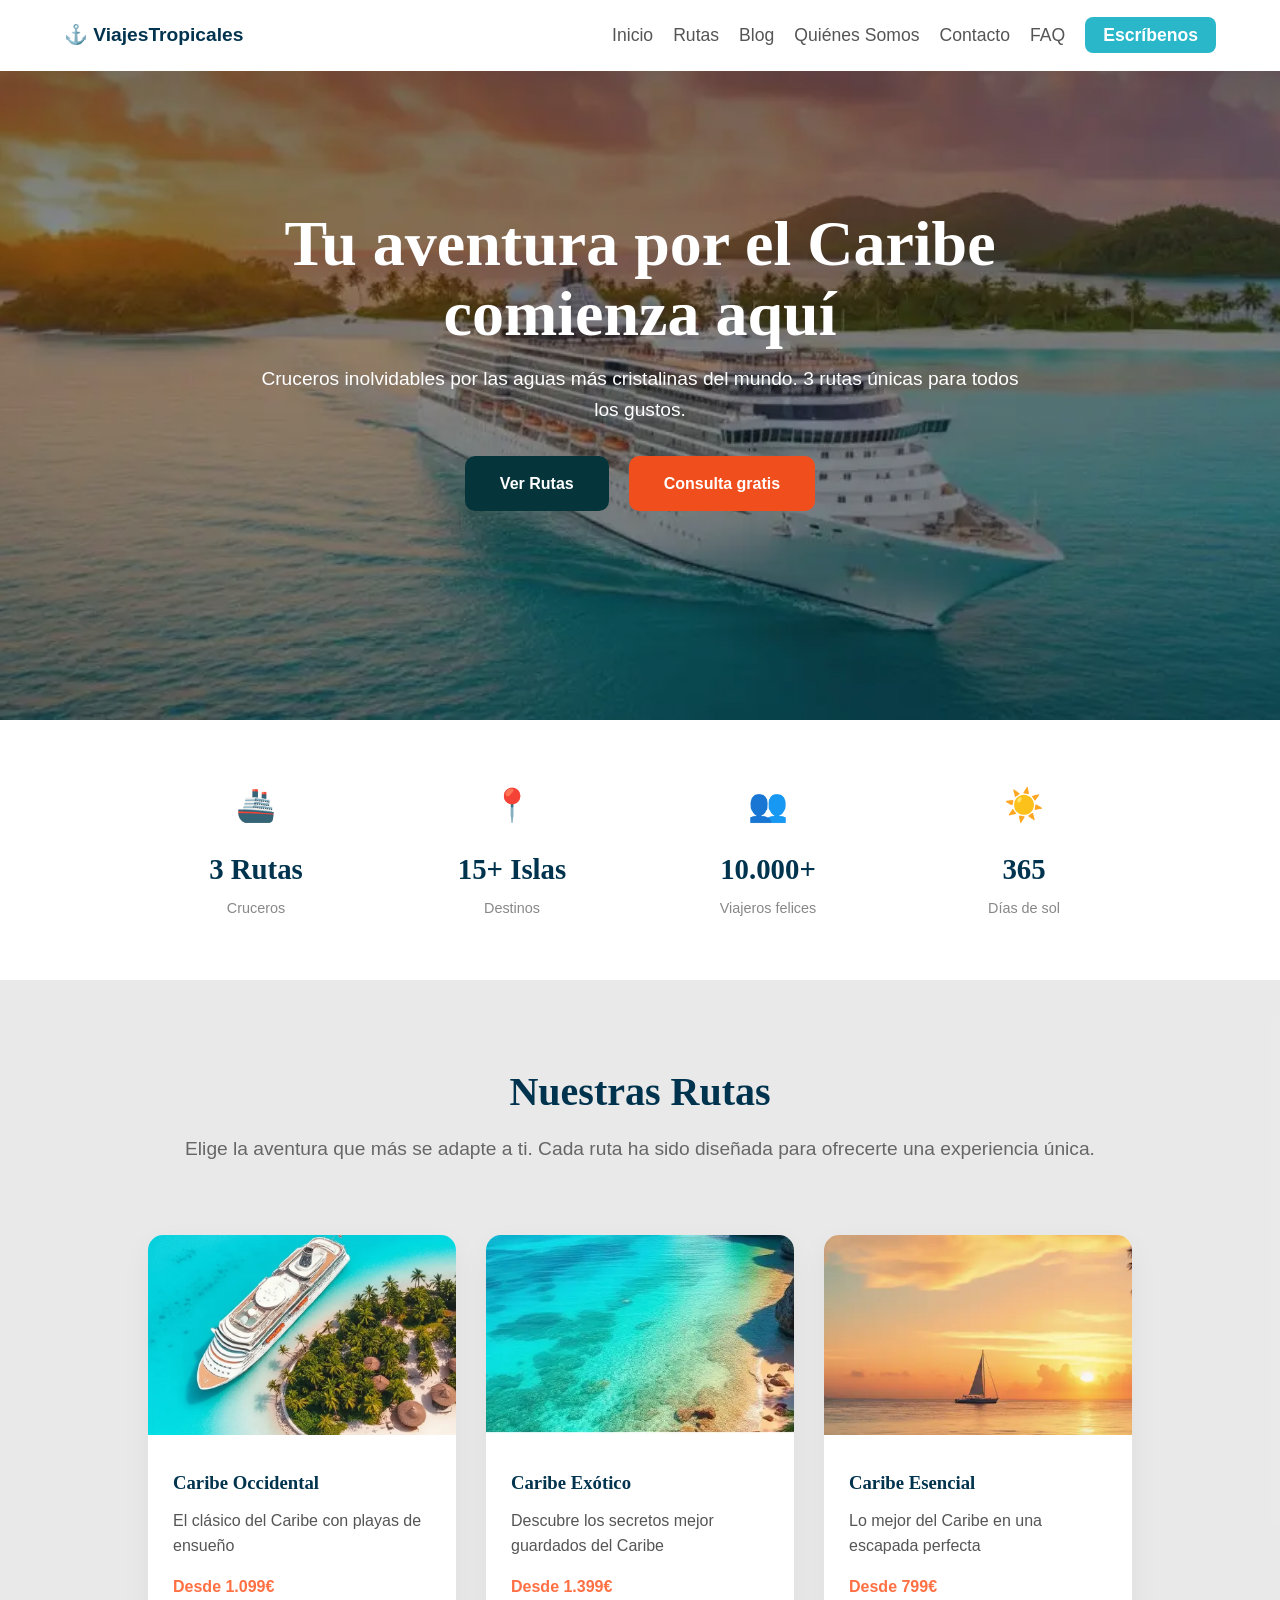
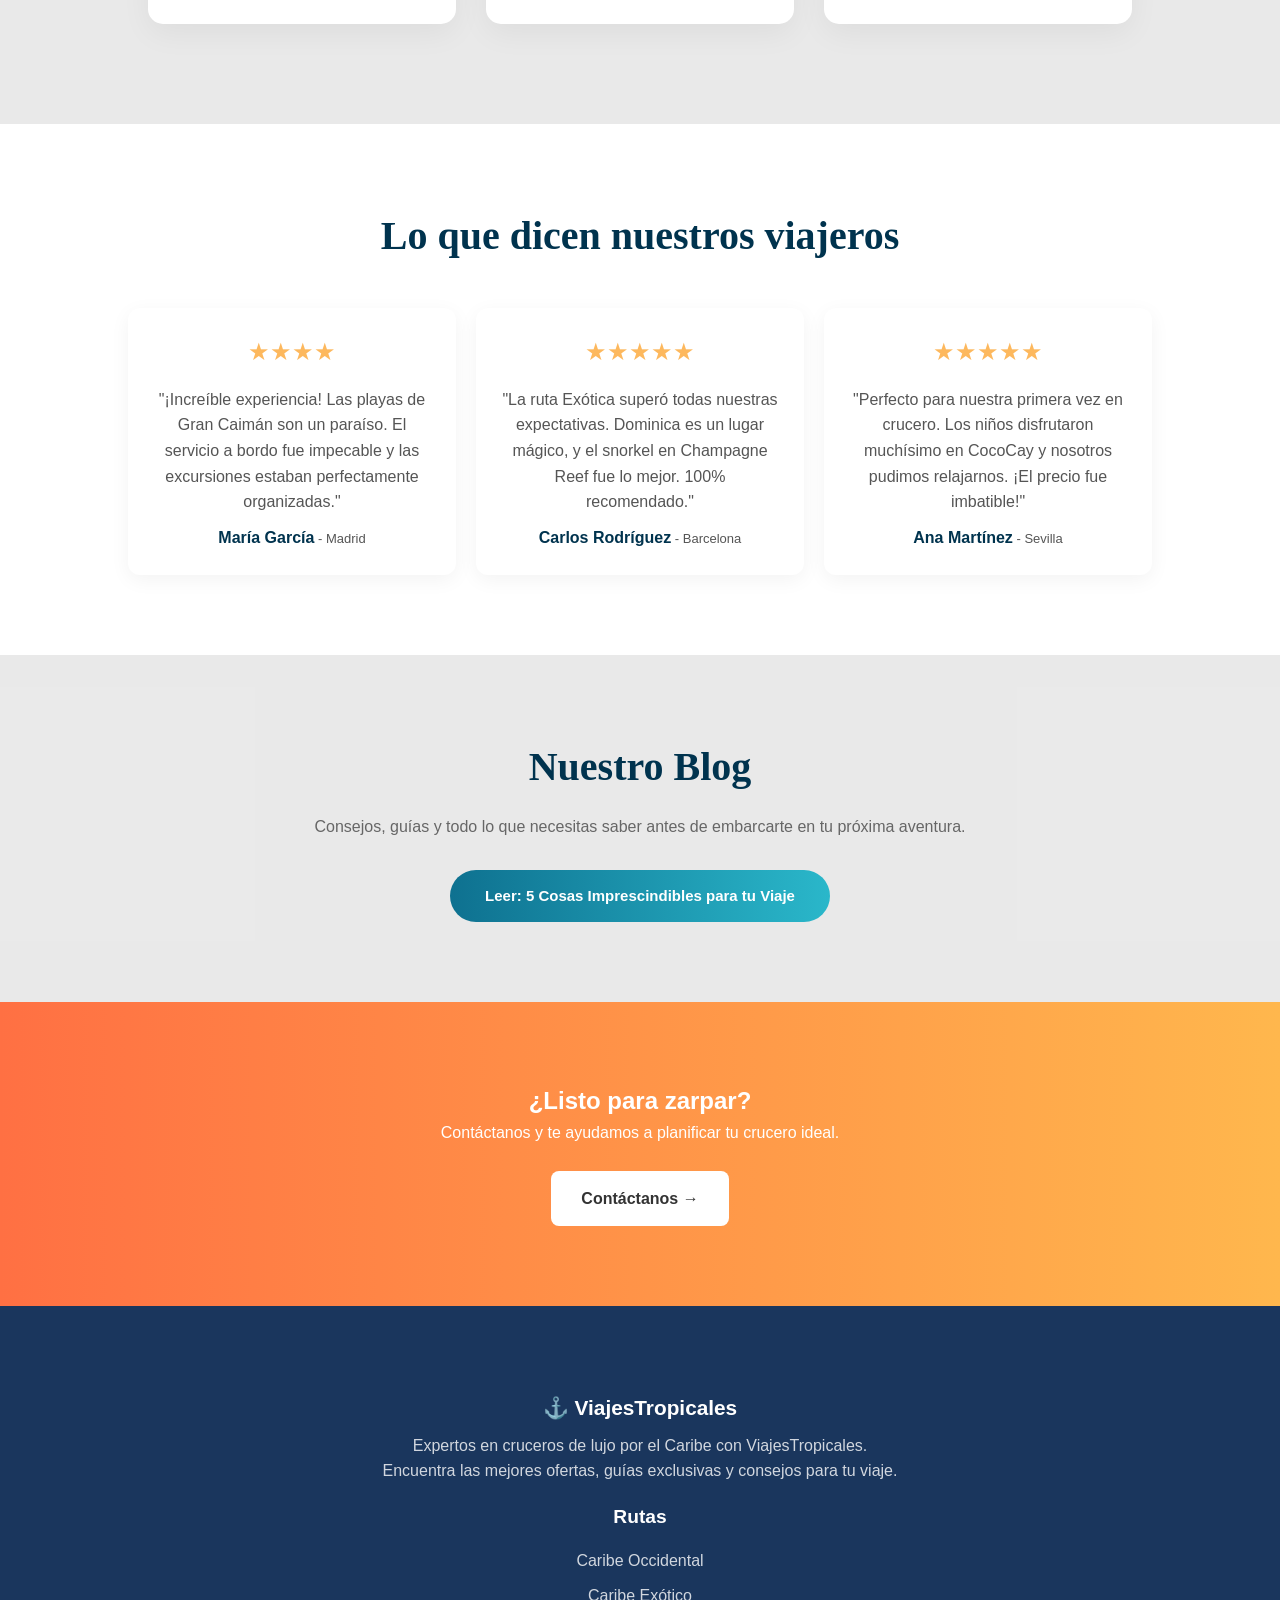
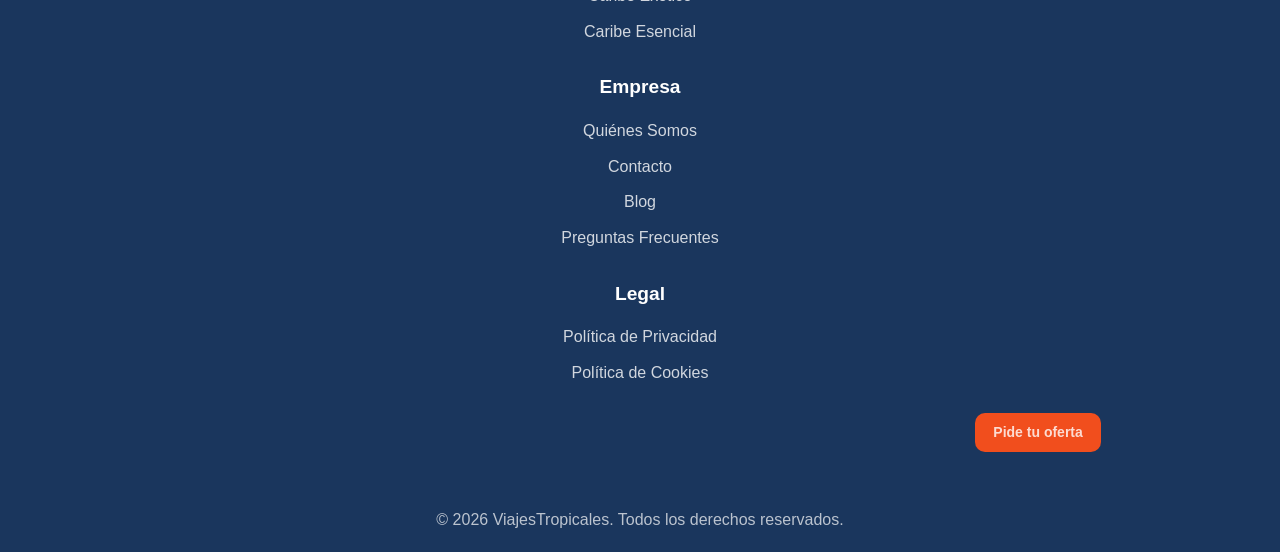
<file: index.html>
<!DOCTYPE html>
<html lang="es">

<head>
    <meta charset="UTF-8">
    <meta name="viewport" content="width=device-width, initial-scale=1.0">
    <meta name="robots" content="index, follow">
    <meta name="google-site-verification" content="ge-iJWS78q8dKQQbw_GghhbsiXBfRvOB-cy89NPKpeU" />
    <meta name="ahrefs-site-verification" content="091c5e39f98aad5fcf96b315f21d51c88ecf2dfee49115a86caa05d655cb3601">
    <script src="https://analytics.ahrefs.com/analytics.js" data-key="KrF7IjldSQvbVTkG9pNp4A" async></script>

    <!-- SECCIÓN DEL TITULO PRINCIPAL-->
    <title>ViajesTropicales | Especialistas en Cruceros de Lujo por el Caribe</title>
    <!-- SECCIÓN DEL LOGOTIPO -->
    <link rel="icon" type="image/png" href="/img/logo.webp">
    <meta name="description" content="ViajesTropicales: Tu pasaporte al lujo caribeño.
    Descubre rutas exclusivas, camarotes de alta gama y experiencias inolvidables en aguas cristalinas. 
    ¡Reserva tu crucero soñado hoy!">

    <meta property="og:title" content="Viajes Tropicales - Cruceros por el Caribe">
    <meta property="og:description" content="Cruceros inolvidables por las aguas más cristalinas del mundo. 
    3 rutas únicas para todos los gustos.">
    <!-- enlaces a redes sociales-->
    <meta property="og:image" content="https://viajestropicales.netlify.app/img/portada-viajes.jpg">
    <meta name="twitter:card" content="summary_large_image">
    <meta name="twitter:image" content="https://viajestropicales.netlify.app/img/seo-portada-viajes.jpg">
    <meta property="og:url" content="https://viajestropicales.netlify.app/">
    <meta property="og:type" content="website">

    <!-- Schema -->
    <script type="application/ld+json">
    {
        "@context": "https://schema.org",
        "@type": "TravelAgency",
        "name": "ViajesTropicales",
        "url": "https://viajestropicales.netlify.app",
        "description": "Agencia de cruceros por el Caribe",
        "address": {
            "@type": "PostalAddress",
            "streetAddress": "Calle del Mar 42",
            "addressLocality": "Madrid",
            "addressCountry": "ES"
        }
    }
    </script>

    <link rel="stylesheet" href="css/index.css">
    <link rel="stylesheet" href="css/tablet.css">
    <link rel="stylesheet" href="../css/responsive.css">
    <link rel="canonical" href="https://viajestropicales.netlify.app/">
    <link rel="preload" as="image" href="/img/banner-crucero-lujo-caribe.webp" fetchpriority="high">
</head>

<body>
    <header class="navbar">
        <div class="logo">
            <span class="anchor-icon">⚓</span> ViajesTropicales
        </div>
        <div class="menu-toggle" id="mobile-menu">
            <span class="bar"></span>
            <span class="bar"></span>
            <span class="bar"></span>
        </div>
        <nav>
            <ul class="nav-list">
                <li><a href="/index.html">Inicio</a></li>
                <li><a href="/paginas/rutas.html">Rutas</a></li>
                <li><a href="/paginas/Blog.html">Blog</a></li>
                <li><a href="/paginas/QuienesSomos.html">Quiénes Somos</a></li>
                <li><a href="/paginas/Contacto.html">Contacto</a></li>
                <li><a href="/paginas/Faq.html">FAQ</a></li>
                <li><a href="mailto:info@viajestropicales.com" class="btn-whatsapp-nav">Escríbenos</a></li>
            </ul>
        </nav>
    </header>
    <main>
        <section class="hero">
            <div class="hero-content">
                <h1>Tu aventura por el Caribe comienza aquí</h1>
                <p>Cruceros inolvidables por las aguas más cristalinas del mundo. 
                    3 rutas únicas para todos los gustos.
                </p>
                <div class="hero-buttons">
                    <a href="paginas/rutas.html" class="btn-primary">Ver Rutas</a>
                    <a href="/paginas/Contacto.html" class="btn-secondary">Consulta gratis</a>
                </div>
            </div>
        </section>
        <section class="stats-bar">
            <div class="stat-item">
                <div class="stat-icon">🚢</div>
                <h2>3 Rutas</h2>
                <p>Cruceros</p>
            </div>
            <div class="stat-item">
                <div class="stat-icon">📍</div>
                <h2>15+ Islas</h2>
                <p>Destinos</p>
            </div>
            <div class="stat-item">
                <div class="stat-icon">👥</div>
                <h2>10.000+</h2>
                <p>Viajeros felices</p>
            </div>
            <div class="stat-item">
                <div class="stat-icon">☀️</div>
                <h2>365</h2>
                <p>Días de sol</p>
            </div>
        </section>

        <section class="rutas">
            <h2>Nuestras Rutas</h2>
            <p class="subtitle">Elige la aventura que más se adapte a ti. Cada ruta ha sido diseñada para ofrecerte una
                experiencia única.</p>
            <div class="cards-container">
                <a href="paginas/Occidental.html" class="card">
                    <img src="img/crucero-lujo-isla-privada-caribe-aerea.webp" alt="Vista aérea de un gran crucero 
                        de lujo anclado junto a una isla tropical privada con playas de arena 
                        blanca, aguas cristalinas y cabañas, representando exclusividad">
                    <div class="card-body">
                        <h3>Caribe Occidental</h3>
                        <p>El clásico del Caribe con playas de ensueño</p>
                        <span class="price">Desde 1.099€</span>
                    </div>
                </a>
                <a href="paginas/Exotico.html" class="card">
                    <img src="img/playa-exotica-caribe-excursion.webp" alt="Aguas cristalinas turquesas y arrecifes de coral en una playa vírgen del
                        Caribe frente a acantilados, ideal para excursiones.">
                    <div class="card-body">
                        <h3>Caribe Exótico</h3>
                        <p>Descubre los secretos mejor guardados del Caribe</p>
                        <span class="price">Desde 1.399€</span>
                    </div>
                </a>
                <a href="paginas/Esencial.html" class="card">
                    <img src="img/velero-catamaran-atardecer-caribe.webp" alt="Un velero catamarán navegando 
                        tranquilamente por el mar Caribe durante una puesta de sol dorada, con la silueta de 
                        una palmera en primer plano, ideal para parejas">
                    <div class="card-body">
                        <h3>Caribe Esencial</h3>
                        <p>Lo mejor del Caribe en una escapada perfecta</p>
                        <span class="price">Desde 799€</span>
                    </div>
                </a>
            </div>
        </section>
        <section class="testimonios">
            <h2>Lo que dicen nuestros viajeros</h2>
            <div class="testimonials-container">
                <div class="test-card">
                    <div class="stars">★★★★</div>
                    <p>"¡Increíble experiencia! Las playas de Gran Caimán son un paraíso. El servicio a bordo fue
                        impecable
                        y las excursiones estaban perfectamente organizadas."</p>
                    <strong>María García</strong> <span>- Madrid</span>
                </div>
                <div class="test-card">
                    <div class="stars">★★★★★</div>
                    <p>"La ruta Exótica superó todas nuestras expectativas. Dominica es un lugar mágico, y el snorkel en
                        Champagne Reef fue lo mejor. 100% recomendado."</p>
                    <strong>Carlos Rodríguez</strong> <span>- Barcelona</span>
                </div>
                <div class="test-card">
                    <div class="stars">★★★★★</div>
                    <p>"Perfecto para nuestra primera vez en crucero. Los niños disfrutaron muchísimo en CocoCay y
                        nosotros
                        pudimos relajarnos. ¡El precio fue imbatible!"</p>
                    <strong>Ana Martínez</strong> <span>- Sevilla</span>
                </div>
            </div>
        </section>
        <section class="blog-preview">
            <h2>Nuestro Blog</h2>
            <p>Consejos, guías y todo lo que necesitas saber antes de embarcarte en tu próxima aventura.</p>
            <a href="/paginas/Blog.html" class="btn-blog">Leer: 5 Cosas Imprescindibles para tu Viaje</a>
        </section>
        <section class="cta-orange">
            <h2>¿Listo para zarpar?</h2>
            <p>Contáctanos y te ayudamos a planificar tu crucero ideal.</p>
            <a href="/paginas/Contacto.html" class="btn-white">Contáctanos →</a>
        </section>
    </main>
    <footer class="footer">
        <div class="footer-grid">
            <div class="footer-info">
                <h3>⚓ ViajesTropicales</h3>
                <p>Expertos en cruceros de lujo por el Caribe con ViajesTropicales.
                    <br>Encuentra las mejores ofertas, guías exclusivas y consejos para tu viaje.
                </p>
            </div>
            <div class="footer-links">
                <h4>Rutas</h4>
                <a href="/paginas/Occidental.html">Caribe Occidental</a>
                <a href="/paginas/Exotico.html">Caribe Exótico</a>
                <a href="/paginas/Esencial.html">Caribe Esencial</a>
            </div>
            <div class="footer-links">
                <h4>Empresa</h4>
                <a href="/paginas/QuienesSomos.html">Quiénes Somos</a>
                <a href="/paginas/Contacto.html">Contacto</a>
                <a href="/paginas/Blog.html">Blog </a>
                <a href="/paginas/Faq.html">Preguntas Frecuentes</a>
            </div>
            <div class="footer-links">
                <h4>Legal</h4>
                <a href="/paginas/Privacidad.html">Política de Privacidad</a>
                <a href="/paginas/Cookies.html">Política de Cookies</a>
            </div>
            <div class="footer-links">
                <a href="/paginas/Contacto.html" class="btn-secondary">Pide tu oferta</a>
            </div>
        </div>
        <div class="footer-bottom">
            <p>© 2026 ViajesTropicales. Todos los derechos reservados.</p>
        </div>
    </footer>
    <script src="js/main.js"></script>
</body>

</html>
</file>
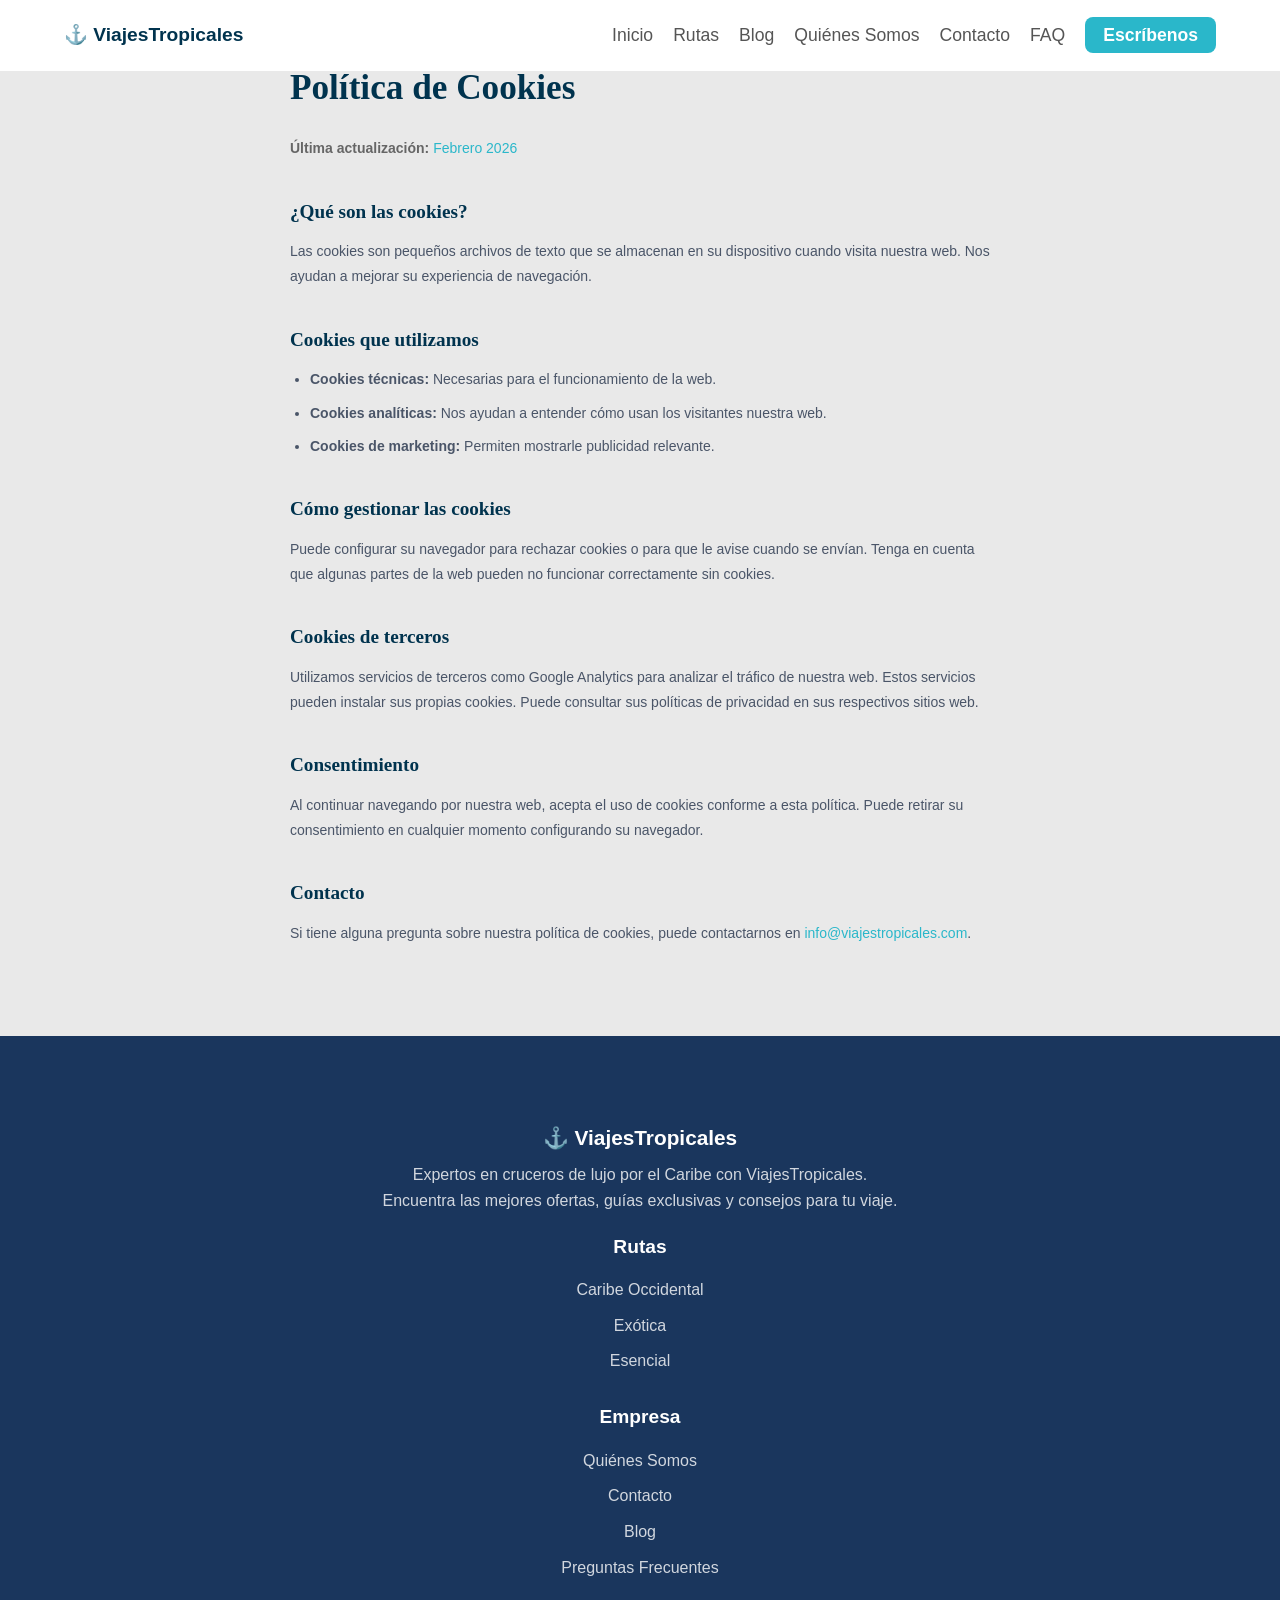
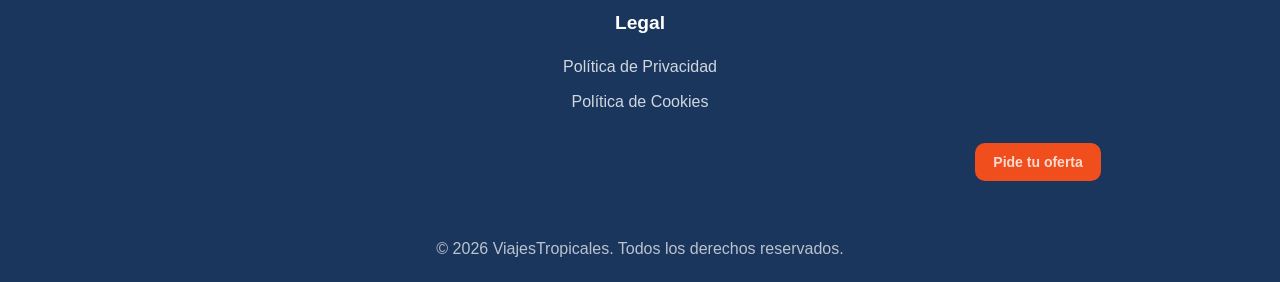
<file: paginas/Cookies.html>
<!DOCTYPE html>
<html lang="es">

<head>
    <meta charset="UTF-8">
    <meta name="viewport" content="width=device-width, initial-scale=1.0">
    <meta name="robots" content="noindex, nofollow">
    <script src="https://analytics.ahrefs.com/analytics.js" data-key="KrF7IjldSQvbVTkG9pNp4A" async></script>
    <title>Política de Cookies - Viajes Tropicales</title>
    <link rel="icon" type="image/png" href="/img/logo.webp">
    <link rel="stylesheet" href="../css/index.css">
    <link rel="stylesheet" href="../css/Legal.css">
    <link rel="stylesheet" href="../css/tablet.css">
    <link rel="stylesheet" href="../css/responsive.css">
</head>

<body>
    <header class="navbar">
        <div class="logo">
            <span class="anchor-icon">⚓</span> ViajesTropicales
        </div>

        <div class="menu-toggle" id="mobile-menu">
            <span class="bar"></span>
            <span class="bar"></span>
            <span class="bar"></span>
        </div>

        <nav>
            <ul class="nav-list">
                <li><a href="/index.html">Inicio</a></li>
                <li><a href="/paginas/rutas.html">Rutas</a></li>
                <li><a href="/paginas/Blog.html">Blog</a></li>
                <li><a href="/paginas/QuienesSomos.html">Quiénes Somos</a></li>
                <li><a href="/paginas/Contacto.html">Contacto</a></li>
                <li><a href="/paginas/Faq.html">FAQ</a></li>
                <li><a href="mailto:info@viajestropicales.com" class="btn-whatsapp-nav">Escríbenos</a></li>
            </ul>
        </nav>
    </header>
    <section class="legal-section">
        <div class="legal-contenido">
            <h1>Política de Cookies</h1>
            <p class="legal-fecha"><strong>Última actualización:</strong> <span>Febrero 2026</span></p>
            <h2>¿Qué son las cookies?</h2>
            <p>Las cookies son pequeños archivos de texto que se almacenan en su dispositivo cuando visita nuestra web.
                Nos ayudan a mejorar su experiencia de navegación.</p>
            <h2>Cookies que utilizamos</h2>
            <ul>
                <li><strong>Cookies técnicas:</strong> Necesarias para el funcionamiento de la web.</li>
                <li><strong>Cookies analíticas:</strong> Nos ayudan a entender cómo usan los visitantes nuestra web.
                </li>
                <li><strong>Cookies de marketing:</strong> Permiten mostrarle publicidad relevante.</li>
            </ul>
            <h2>Cómo gestionar las cookies</h2>
            <p>Puede configurar su navegador para rechazar cookies o para que le avise cuando se envían.
                Tenga en cuenta que algunas partes de la web pueden no funcionar correctamente sin cookies.</p>
            <h2>Cookies de terceros</h2>
            <p>Utilizamos servicios de terceros como Google Analytics para analizar el tráfico de nuestra web.
                Estos servicios pueden instalar sus propias cookies. Puede consultar sus políticas de privacidad en sus
                respectivos sitios web.</p>
            <h2>Consentimiento</h2>
            <p>Al continuar navegando por nuestra web, acepta el uso de cookies conforme a esta política.
                Puede retirar su consentimiento en cualquier momento configurando su navegador.</p>
            <h2>Contacto</h2>
            <p>Si tiene alguna pregunta sobre nuestra política de cookies, puede contactarnos en <a
                    href="mailto:info@viajestropicales.com">info@viajestropicales.com</a>.</p>
        </div>
    </section>

    <footer class="footer">
        <div class="footer-grid">
            <div class="footer-info">
                <h3>⚓ ViajesTropicales</h3>
                <p>Expertos en cruceros de lujo por el Caribe con ViajesTropicales.
                    <br>Encuentra las mejores ofertas, guías exclusivas y consejos para tu viaje.
                </p>
            </div>
            <div class="footer-links">
                <h4>Rutas</h4>
                <a href="/paginas/Occidental.html">Caribe Occidental</a>
                <a href="/paginas/Exotico.html">Exótica</a>
                <a href="/paginas/Esencial.html">Esencial</a>
            </div>
            <div class="footer-links">
                <h4>Empresa</h4>
                <a href="/paginas/QuienesSomos.html">Quiénes Somos</a>
                <a href="/paginas/Contacto.html">Contacto</a>
                <a href="/paginas/Blog.html">Blog</a>
                <a href="/paginas/Faq.html">Preguntas Frecuentes</a>
            </div>
            <div class="footer-links">
                <h4>Legal</h4>
                <a href="/paginas/Privacidad.html">Política de Privacidad</a>
                <a href="/paginas/Cookies.html">Política de Cookies</a>
            </div>
            <div class="footer-links">
                <a href="/paginas/Contacto.html" class="btn-secondary">Pide tu oferta</a>
            </div>
        </div>
        <div class="footer-bottom">
            <p>© 2026 ViajesTropicales. Todos los derechos reservados.</p>
        </div>
    </footer>
    <script src="../js/main.js"></script>
</body>

</html>
</file>
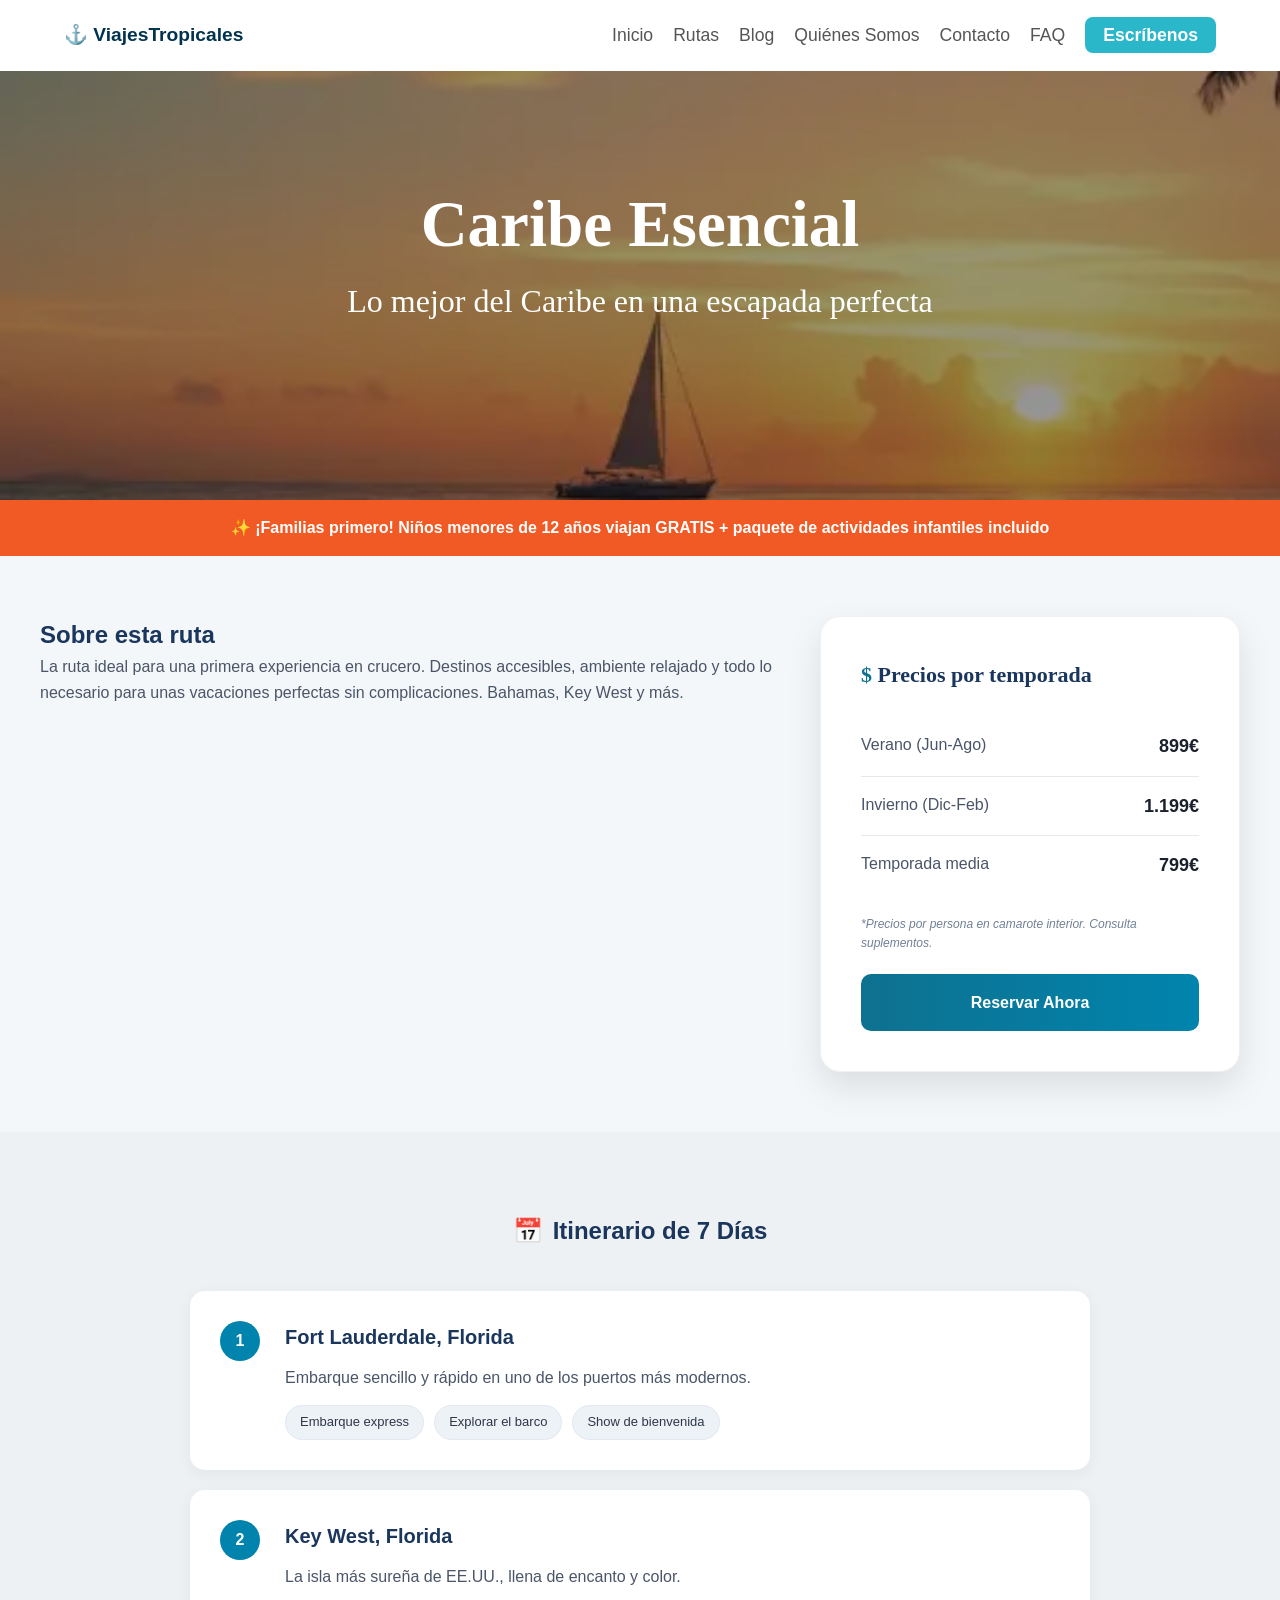
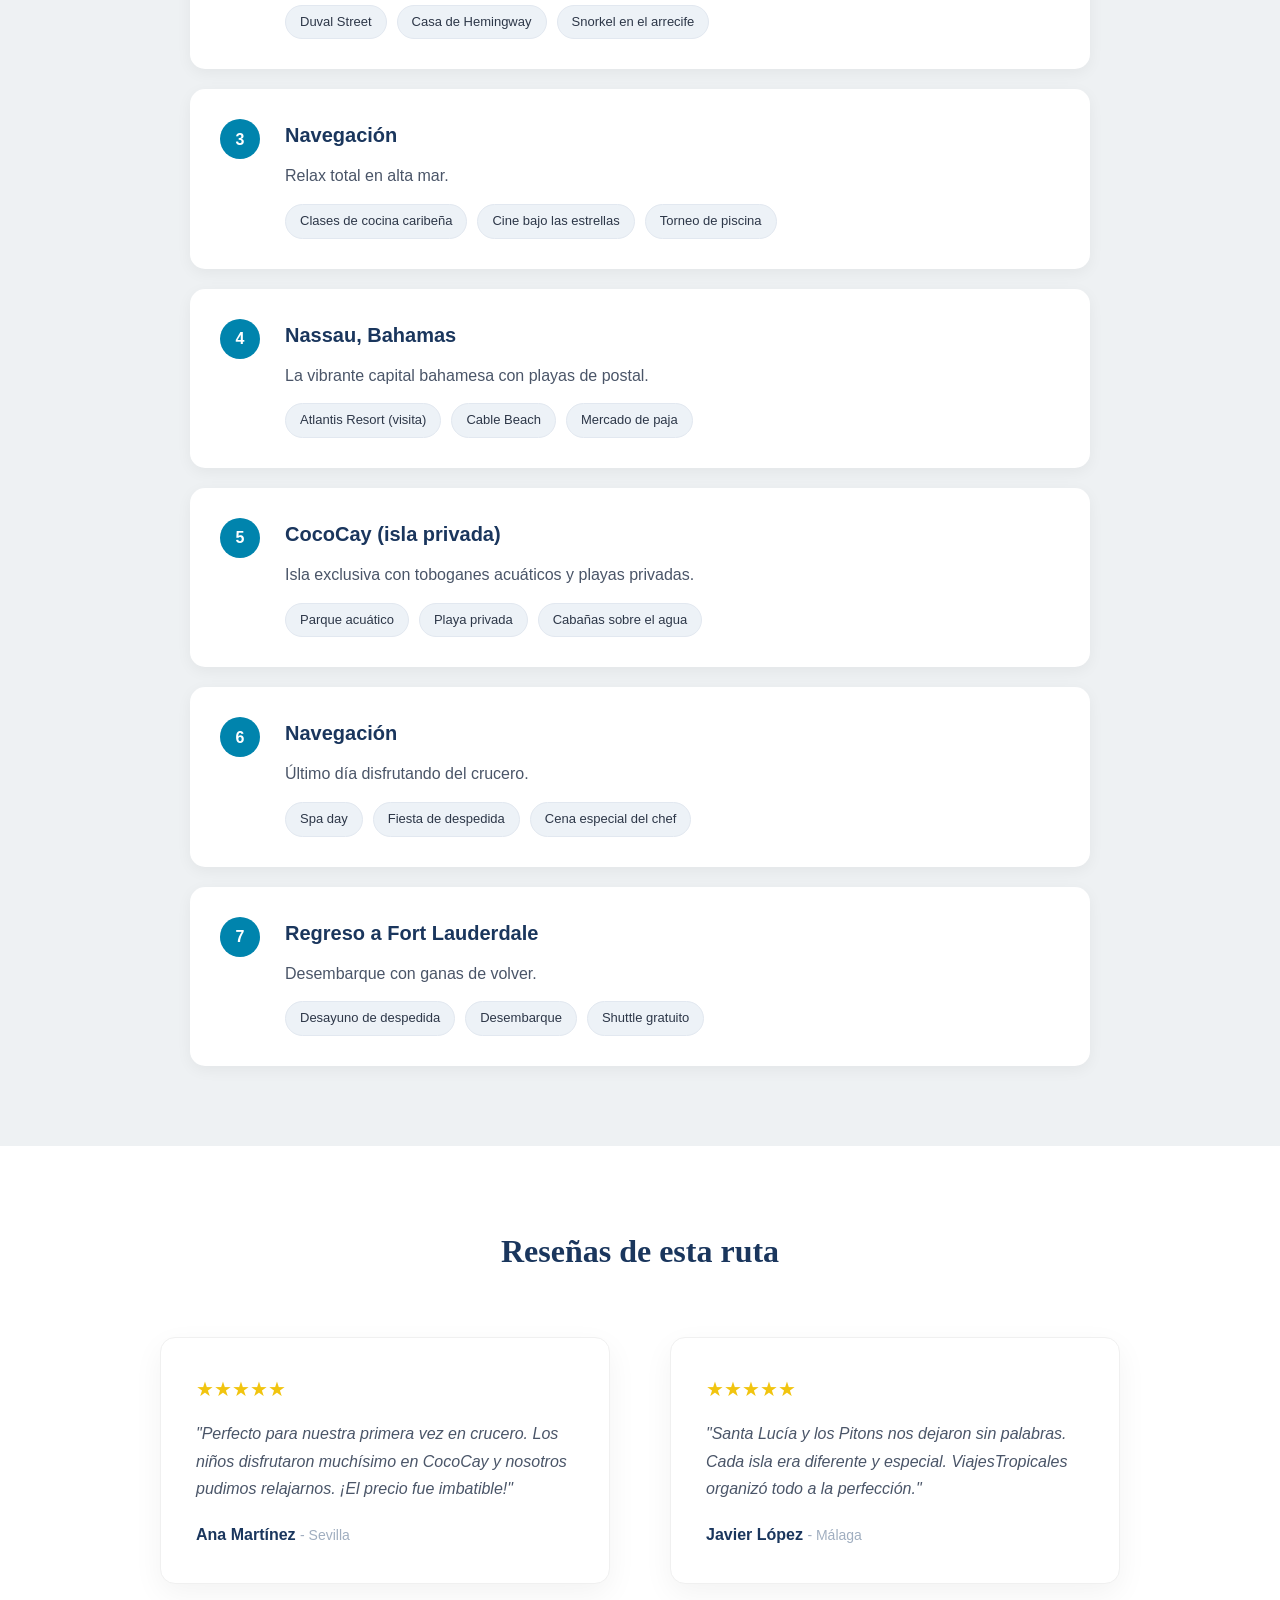
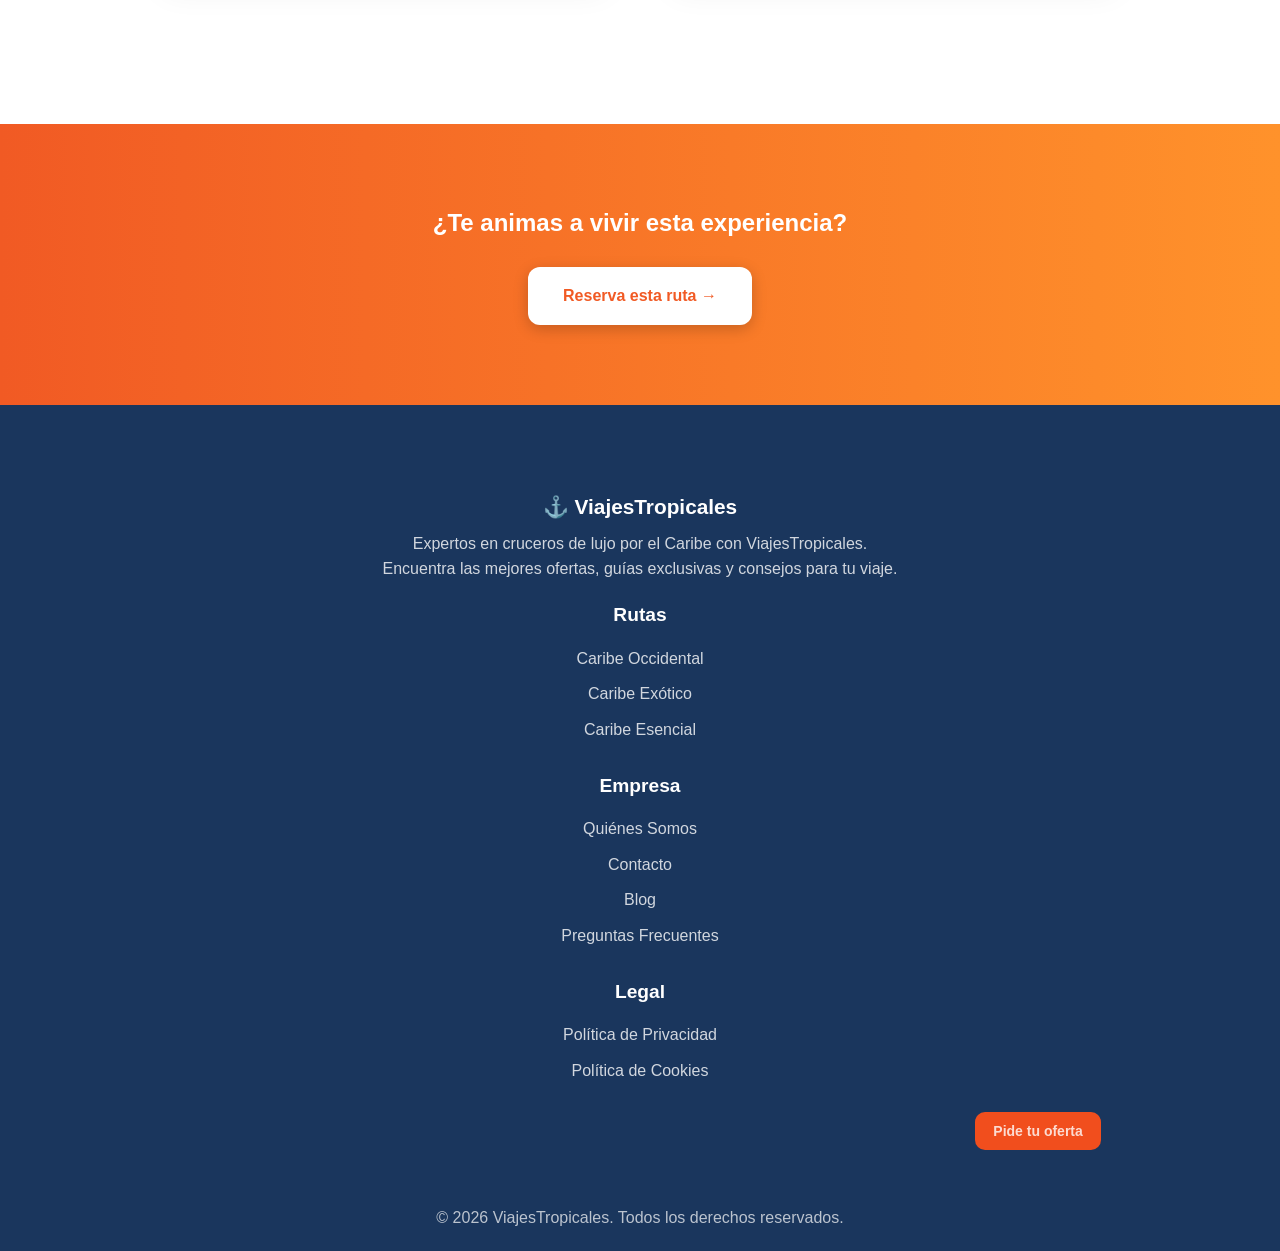
<file: paginas/Esencial.html>
<!DOCTYPE html>
<html lang="es">

<head>
    <meta charset="UTF-8">
    <meta name="viewport" content="width=device-width, initial-scale=1.0">
    <meta name="robots" content="index, follow">
    <script src="https://analytics.ahrefs.com/analytics.js" data-key="KrF7IjldSQvbVTkG9pNp4A" async></script>
    <title>Caribe Esencial - Viajes Tropicales</title>
    <link rel="icon" type="image/png" href="/img/logo.webp">
    <meta name="description"
        content="Descubre Nassau, CocoCay y Key West en el crucero Caribe Esencial. La ruta perfecta para una primera experiencia en crucero desde 799€.">
    <link rel="canonical" href="https://viajestropicales.netlify.app/paginas/Esencial.html">
    <link rel="stylesheet" href="../css/index.css">
    <link rel="stylesheet" href="../css/Allrutas.css">
    <link rel="stylesheet" href="../css/tablet.css">
    <link rel="stylesheet" href="../css/responsive.css">
    <!-- OpenGraph -->
    <meta property="og:title" content="Caribe Esencial - Viajes Tropicales">
    <meta property="og:description"
        content="Bahamas, Key West y CocoCay. Lo mejor del Caribe en una escapada perfecta desde 799€.">
    <meta property="og:url" content="https://viajestropicales.netlify.app/paginas/Esencial.html">
    <meta property="og:type" content="website">
</head>

<body>
    <header class="navbar">
        <div class="logo">
            <span class="anchor-icon">⚓</span> ViajesTropicales
        </div>

        <div class="menu-toggle" id="mobile-menu">
            <span class="bar"></span>
            <span class="bar"></span>
            <span class="bar"></span>
        </div>

        <nav>
            <ul class="nav-list">
                <li><a href="/index.html">Inicio</a></li>
                <li><a href="/paginas/rutas.html">Rutas</a></li>
                <li><a href="/paginas/Blog.html">Blog</a></li>
                <li><a href="/paginas/QuienesSomos.html">Quiénes Somos</a></li>
                <li><a href="/paginas/Contacto.html">Contacto</a></li>
                <li><a href="/paginas/Faq.html">FAQ</a></li>
                <li><a href="mailto:info@viajestropicales.com" class="btn-whatsapp-nav">Escríbenos</a></li>
            </ul>
        </nav>
    </header>
    <section class="banner-ruta" style="background-image: url('/img//velero-catamaran-atardecer-caribe.webp');"
        aria-label="Un velero catamarán navegando tranquilamente por el mar Caribe durante una puesta de sol dorada, con la silueta de una palmera en primer plano, ideal para parejas">
        <div class="banner-overlay"></div>
        <div class="banner-content">
            <h1>Caribe Esencial</h1>
            <p>Lo mejor del Caribe en una escapada perfecta</p>
        </div>
    </section>
    <div class="promo-bar">
        ✨ ¡Familias primero! Niños menores de 12 años viajan GRATIS + paquete de actividades infantiles incluido
    </div>
    <main class="ruta-detalles">
        <div class="ruta-detalles-inner">
            <div class="info-texto">
                <h2>Sobre esta ruta</h2>
                <p>La ruta ideal para una primera experiencia en crucero. Destinos accesibles, ambiente relajado y todo
                    lo necesario para unas vacaciones perfectas sin complicaciones. Bahamas, Key West y más.</p>
            </div>
            <aside class="tabla-precios">
                <h3><span class="precio-icono">$</span> Precios por temporada</h3>
                <div class="precio-fila"><span>Verano (Jun-Ago)</span> <strong>899€</strong></div>
                <div class="precio-fila"><span>Invierno (Dic-Feb)</span> <strong>1.199€</strong></div>
                <div class="precio-fila"><span>Temporada media</span> <strong>799€</strong></div>
                <p class="nota">*Precios por persona en camarote interior. Consulta suplementos.</p>
                <a href="/paginas/Contacto.html" class="btn-reservar-wa">Reservar Ahora</a>
            </aside>
        </div>
    </main>
    <section id="itinerario" class="itinerario">
        <h2><span class="icon">📅</span> Itinerario de 7 Días</h2>
        <div class="itinerario-container">
            <div class="dia-card">
                <div class="dia-numero">1</div>
                <div class="dia-info">
                    <h3>Fort Lauderdale, Florida </h3>
                    <p>Embarque sencillo y rápido en uno de los puertos más modernos.</p>
                    <div class="tags">
                        <span>Embarque express</span>
                        <span>Explorar el barco</span>
                        <span>Show de bienvenida</span>
                    </div>
                </div>
            </div>
            <div class="dia-card">
                <div class="dia-numero">2</div>
                <div class="dia-info">
                    <h3>Key West, Florida</h3>
                    <p>La isla más sureña de EE.UU., llena de encanto y color.</p>
                    <div class="tags">
                        <span>Duval Street</span>
                        <span>Casa de Hemingway</span>
                        <span>Snorkel en el arrecife</span>
                    </div>
                </div>
            </div>
            <div class="dia-card">
                <div class="dia-numero">3</div>
                <div class="dia-info">
                    <h3>Navegación</h3>
                    <p>Relax total en alta mar.</p>
                    <div class="tags">
                        <span>Clases de cocina caribeña</span>
                        <span>Cine bajo las estrellas</span>
                        <span>Torneo de piscina</span>
                    </div>
                </div>
            </div>
            <div class="dia-card">
                <div class="dia-numero">4</div>
                <div class="dia-info">
                    <h3>Nassau, Bahamas</h3>
                    <p>La vibrante capital bahamesa con playas de postal.</p>
                    <div class="tags">
                        <span>Atlantis Resort (visita)</span>
                        <span>Cable Beach</span>
                        <span>Mercado de paja</span>
                    </div>
                </div>
            </div>
            <div class="dia-card">
                <div class="dia-numero">5</div>
                <div class="dia-info">
                    <h3>CocoCay (isla privada) </h3>
                    <p>Isla exclusiva con toboganes acuáticos y playas privadas.</p>
                    <div class="tags">
                        <span>Parque acuático</span>
                        <span>Playa privada</span>
                        <span>Cabañas sobre el agua</span>
                    </div>
                </div>
            </div>
            <div class="dia-card">
                <div class="dia-numero">6</div>
                <div class="dia-info">
                    <h3>Navegación</h3>
                    <p>Último día disfrutando del crucero.</p>
                    <div class="tags">
                        <span>Spa day</span>
                        <span>Fiesta de despedida</span>
                        <span>Cena especial del chef</span>
                    </div>
                </div>
            </div>
            <div class="dia-card">
                <div class="dia-numero">7</div>
                <div class="dia-info">
                    <h3>Regreso a Fort Lauderdale</h3>
                    <p>Desembarque con ganas de volver.</p>
                    <div class="tags">
                        <span>Desayuno de despedida</span>
                        <span>Desembarque</span>
                        <span>Shuttle gratuito</span>
                    </div>
                </div>
            </div>
        </div>
    </section>
    <section class="resenas-ruta">
        <h2>Reseñas de esta ruta</h2>
        <div class="resenas-grid">
            <div class="resena-card">
                <div class="estrellas">★★★★★</div>
                <p>"Perfecto para nuestra primera vez en crucero. Los niños disfrutaron muchísimo en CocoCay y nosotros
                    pudimos relajarnos. ¡El precio fue imbatible!"</p>
                <strong>Ana Martínez</strong> <span>- Sevilla</span>
            </div>
            <div class="resena-card">
                <div class="estrellas">★★★★★</div>
                <p>"Santa Lucía y los Pitons nos dejaron sin palabras. Cada isla era diferente y especial.
                    ViajesTropicales organizó todo a la perfección."</p>
                <strong>Javier López </strong> <span>- Málaga</span>
            </div>
        </div>
    </section>
    <section class="cta-final">
        <h2>¿Te animas a vivir esta experiencia?</h2>
        <a href="/paginas/Contacto.html" class="btn-cta-white">Reserva esta ruta →</a>
    </section>
    <footer class="footer">
        <div class="footer-grid">
            <div class="footer-info">
                <h3>⚓ ViajesTropicales</h3>
                <p>Expertos en cruceros de lujo por el Caribe con ViajesTropicales.
                    <br>Encuentra las mejores ofertas, guías exclusivas y consejos para tu viaje.
                </p>
            </div>
            <div class="footer-links">
                <h4>Rutas</h4>
                <a href="/paginas/Occidental.html">Caribe Occidental</a>
                <a href="/paginas/Exotico.html">Caribe Exótico</a>
                <a href="/paginas/Esencial.html">Caribe Esencial</a>
            </div>
            <div class="footer-links">
                <h4>Empresa</h4>
                <a href="/paginas/QuienesSomos.html">Quiénes Somos</a>
                <a href="/paginas/Contacto.html">Contacto</a>
                <a href="/paginas/Blog.html">Blog </a>
                <a href="/paginas/Faq.html">Preguntas Frecuentes</a>
            </div>
            <div class="footer-links">
                <h4>Legal</h4>
                <a href="/paginas/Privacidad.html">Política de Privacidad</a>
                <a href="/paginas/Cookies.html">Política de Cookies</a>
            </div>
            <div class="footer-links">
                <a href="/paginas/Contacto.html" class="btn-secondary">Pide tu oferta</a>
            </div>
        </div>
        <div class="footer-bottom">
            <p>© 2026 ViajesTropicales. Todos los derechos reservados.</p>
        </div>
    </footer>
    <script src="../js/main.js"></script>
</body>

</html>
</file>
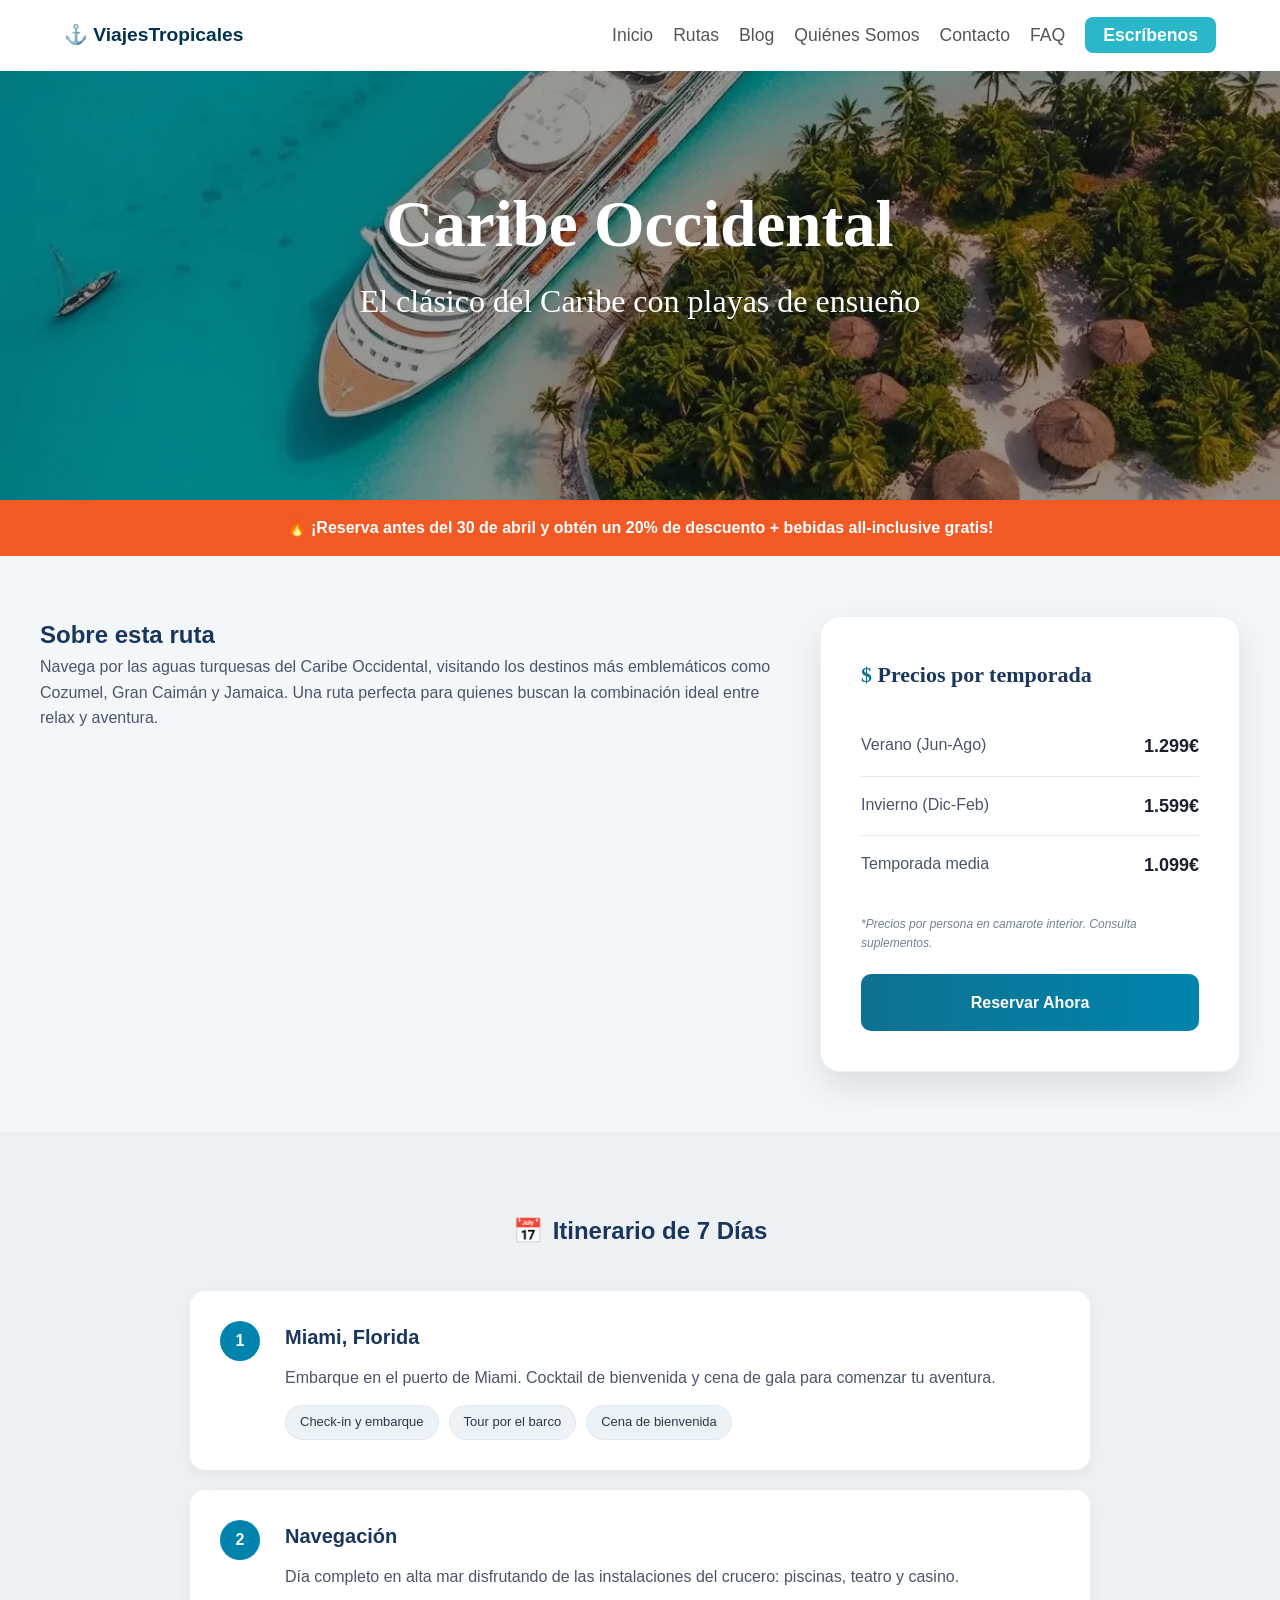
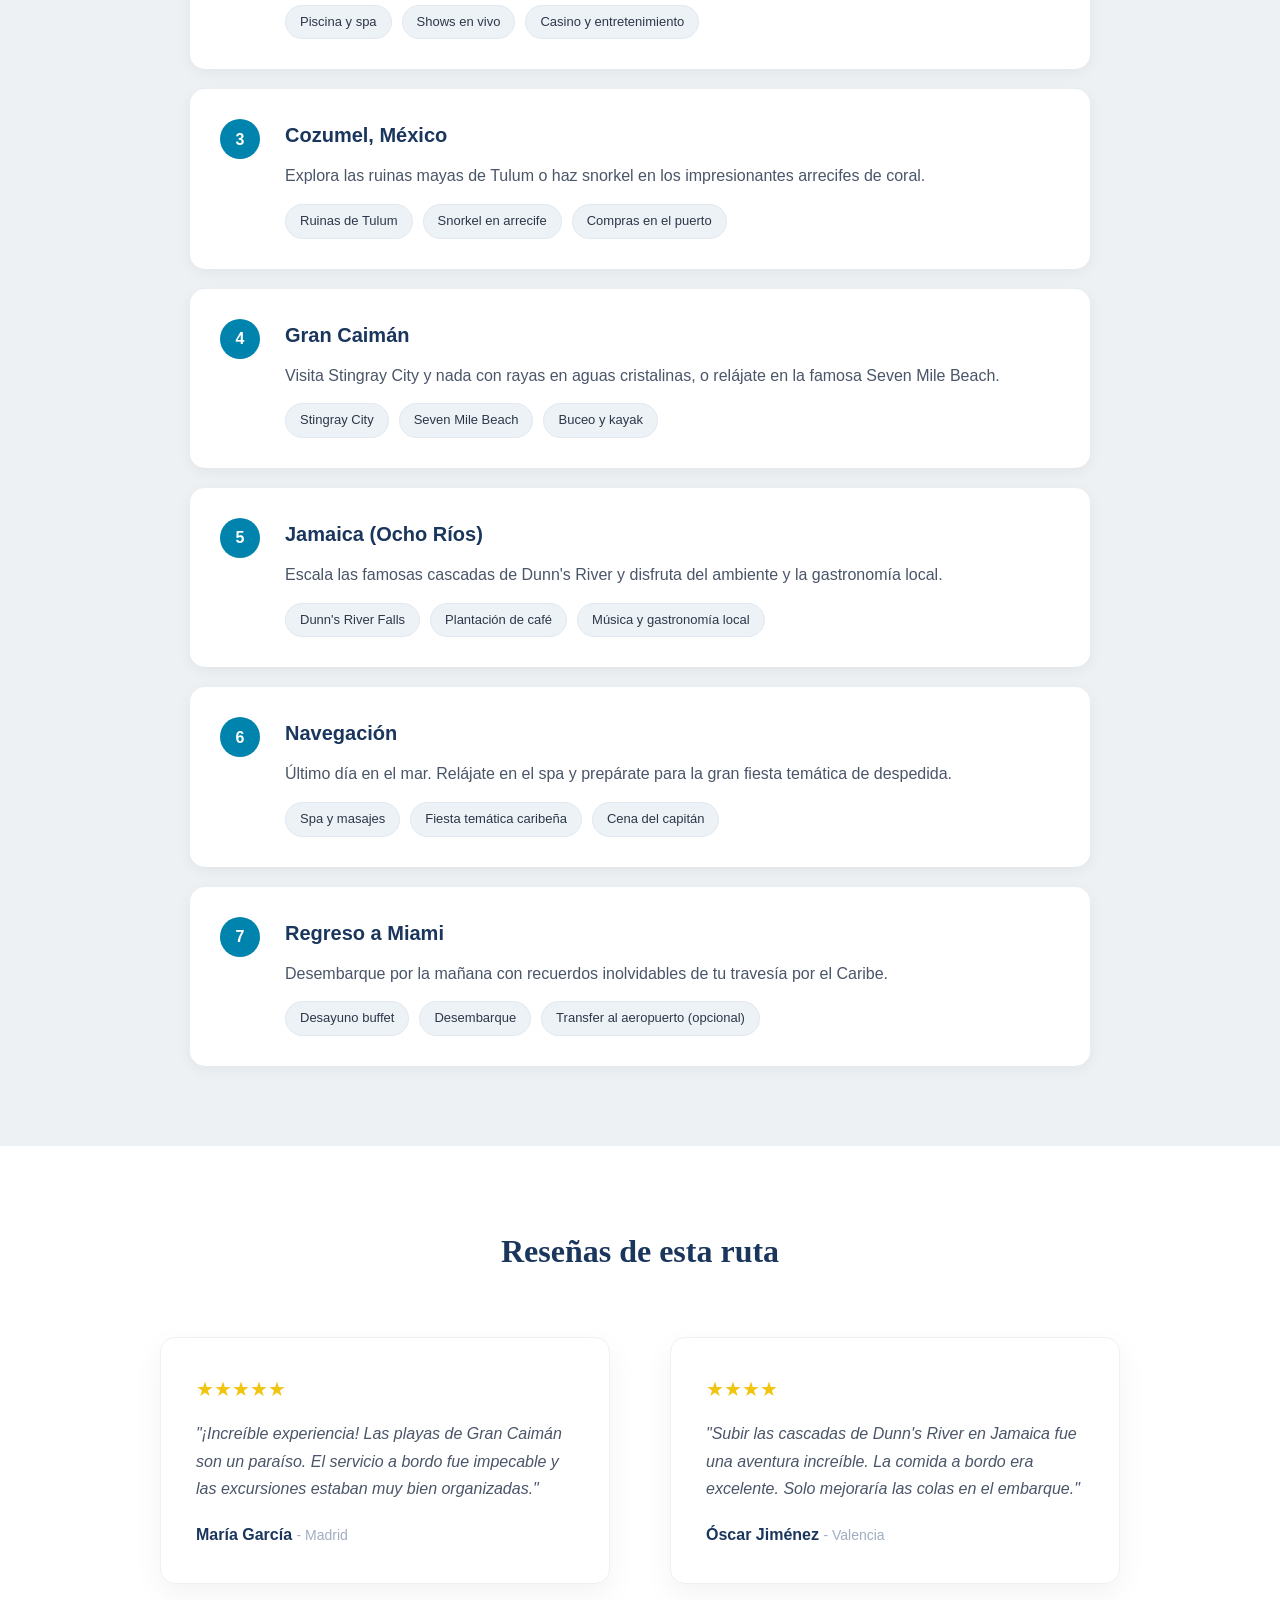
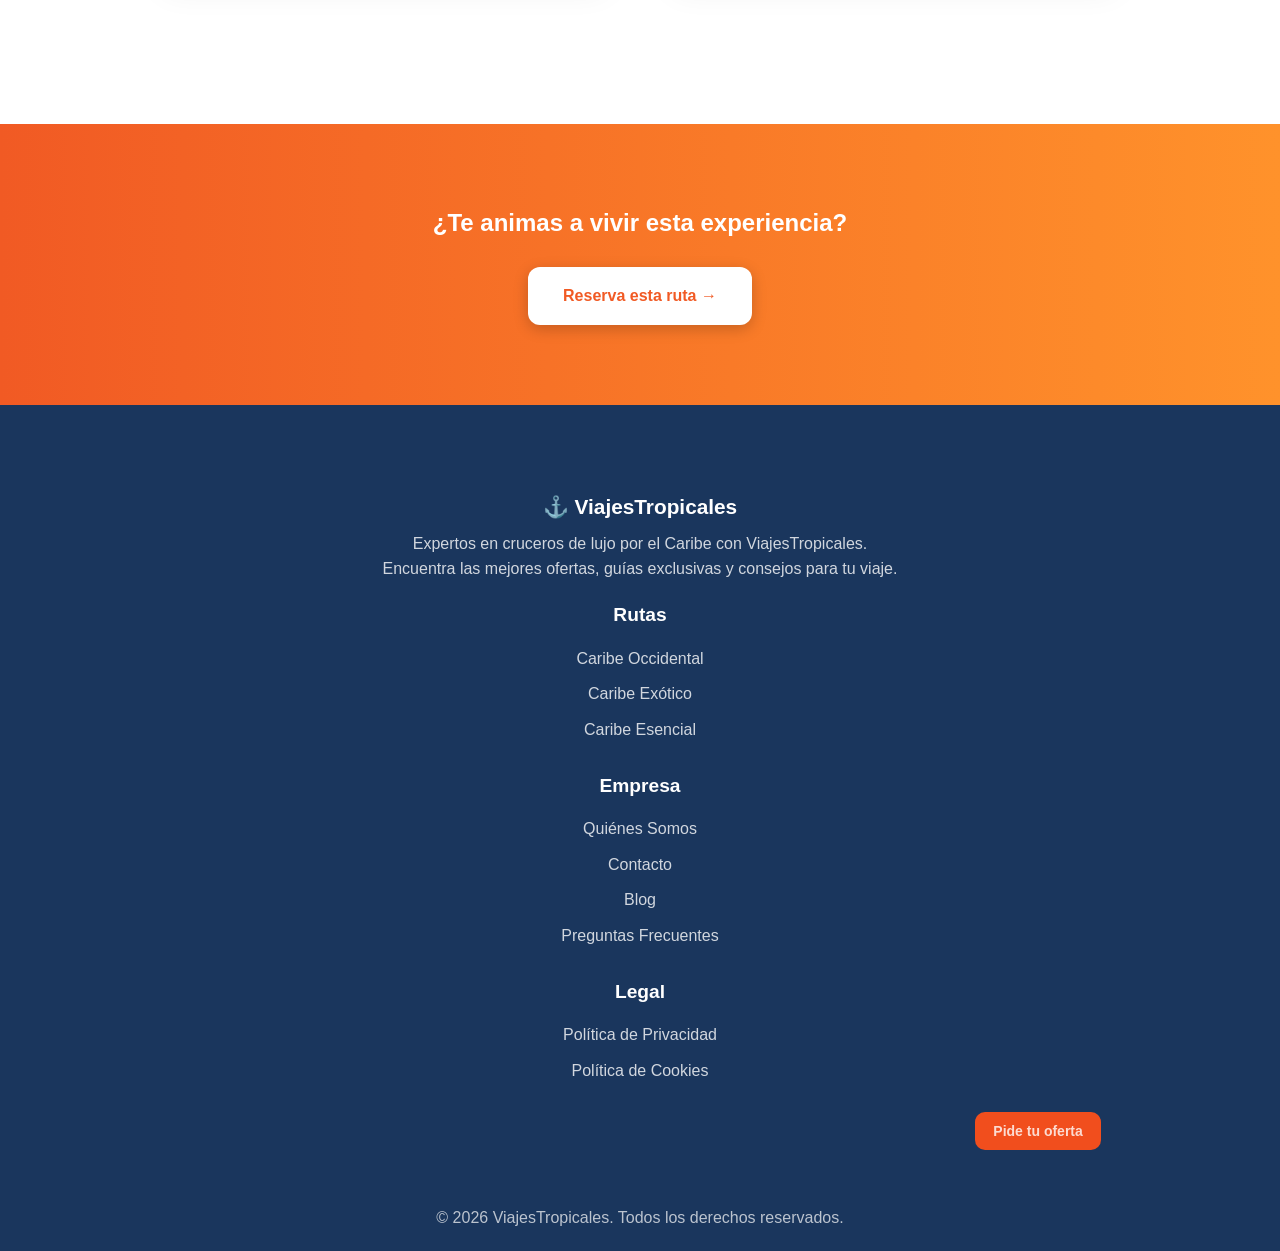
<file: paginas/Occidental.html>
<!DOCTYPE html>
<html lang="es">

<head>
    <meta charset="UTF-8">
    <meta name="viewport" content="width=device-width, initial-scale=1.0">
    <meta name="robots" content="index, follow">
    <script src="https://analytics.ahrefs.com/analytics.js" data-key="KrF7IjldSQvbVTkG9pNp4A" async></script>
    <title>Caribe Occidental - Viajes Tropicales</title>
    <link rel="icon" type="image/png" href="/img/logo.webp">
    <meta name="description"
        content="Navega por Cozumel, Gran Caimán y Jamaica en el crucero Caribe Occidental. 7 días de aventura desde 1.099€ por persona.">
    <link rel="canonical" href="https://viajestropicales.netlify.app/paginas/Occidental.html">
    <link rel="stylesheet" href="../css/index.css">
    <link rel="stylesheet" href="../css/Allrutas.css">
    <link rel="stylesheet" href="../css/tablet.css">
    <link rel="stylesheet" href="../css/responsive.css">
    <!-- OpenGraph -->
    <meta property="og:title" content="Caribe Occidental - Viajes Tropicales">
    <meta property="og:description"
        content="Navega por Cozumel, Gran Caimán y Jamaica. El clásico del Caribe desde 1.099€.">
    <meta property="og:url" content="https://viajestropicales.netlify.app/paginas/Occidental.html">
    <meta property="og:type" content="website">
</head>

<body>
    <header class="navbar">
        <div class="logo">
            <span class="anchor-icon">⚓</span> ViajesTropicales
        </div>

        <div class="menu-toggle" id="mobile-menu">
            <span class="bar"></span>
            <span class="bar"></span>
            <span class="bar"></span>
        </div>

        <nav>
            <ul class="nav-list">
                <li><a href="/index.html">Inicio</a></li>
                <li><a href="/paginas/rutas.html">Rutas</a></li>
                <li><a href="/paginas/Blog.html">Blog</a></li>
                <li><a href="/paginas/QuienesSomos.html">Quiénes Somos</a></li>
                <li><a href="/paginas/Contacto.html">Contacto</a></li>
                <li><a href="/paginas/Faq.html">FAQ</a></li>
                <li><a href="mailto:info@viajestropicales.com" class="btn-whatsapp-nav">Escríbenos</a></li>
            </ul>
        </nav>
    </header>
    <section class="banner-ruta" style="background-image: url('/img/crucero-lujo-isla-privada-caribe-aerea.webp');"
        aria-label="Vista aérea de un gran crucero 
        de lujo anclado junto a una isla tropical privada con playas de arena blanca, aguas cristalinas y cabañas, representando exclusividad">
        <div class="banner-overlay"></div>
        <div class="banner-content">
            <h1>Caribe Occidental</h1>
            <p>El clásico del Caribe con playas de ensueño</p>
        </div>
    </section>
    <div class="promo-bar">
        🔥 ¡Reserva antes del 30 de abril y obtén un 20% de descuento + bebidas all-inclusive gratis!
    </div>
    <main class="ruta-detalles">
        <div class="ruta-detalles-inner">
            <div class="info-texto">
                <h2>Sobre esta ruta</h2>
                <p>Navega por las aguas turquesas del Caribe Occidental, visitando los destinos más emblemáticos como
                    Cozumel, Gran Caimán y Jamaica. Una ruta perfecta para quienes buscan la combinación ideal entre
                    relax y aventura.</p>
            </div>
            <aside class="tabla-precios">
                <h3><span class="precio-icono">$</span> Precios por temporada</h3>
                <div class="precio-fila"><span>Verano (Jun-Ago)</span> <strong>1.299€</strong></div>
                <div class="precio-fila"><span>Invierno (Dic-Feb)</span> <strong>1.599€</strong></div>
                <div class="precio-fila"><span>Temporada media</span> <strong>1.099€</strong></div>
                <p class="nota">*Precios por persona en camarote interior. Consulta suplementos.</p>
                <a href="../paginas/Contacto.html" class="btn-reservar-wa">Reservar Ahora</a>
            </aside>
        </div>
    </main>
    <section id="itinerario" class="itinerario">
        <h2><span class="icon">📅</span> Itinerario de 7 Días</h2>
        <div class="itinerario-container">
            <div class="dia-card">
                <div class="dia-numero">1</div>
                <div class="dia-info">
                    <h3>Miami, Florida</h3>
                    <p>Embarque en el puerto de Miami. Cocktail de bienvenida y cena de gala para comenzar tu aventura.
                    </p>
                    <div class="tags">
                        <span>Check-in y embarque</span>
                        <span>Tour por el barco</span>
                        <span>Cena de bienvenida</span>
                    </div>
                </div>
            </div>
            <div class="dia-card">
                <div class="dia-numero">2</div>
                <div class="dia-info">
                    <h3>Navegación</h3>
                    <p>Día completo en alta mar disfrutando de las instalaciones del crucero: piscinas, teatro y casino.
                    </p>
                    <div class="tags">
                        <span>Piscina y spa</span>
                        <span>Shows en vivo</span>
                        <span>Casino y entretenimiento</span>
                    </div>
                </div>
            </div>
            <div class="dia-card">
                <div class="dia-numero">3</div>
                <div class="dia-info">
                    <h3>Cozumel, México</h3>
                    <p>Explora las ruinas mayas de Tulum o haz snorkel en los impresionantes arrecifes de coral.</p>
                    <div class="tags">
                        <span>Ruinas de Tulum</span>
                        <span>Snorkel en arrecife</span>
                        <span>Compras en el puerto</span>
                    </div>
                </div>
            </div>
            <div class="dia-card">
                <div class="dia-numero">4</div>
                <div class="dia-info">
                    <h3>Gran Caimán</h3>
                    <p>Visita Stingray City y nada con rayas en aguas cristalinas, o relájate en la famosa Seven Mile
                        Beach.</p>
                    <div class="tags">
                        <span>Stingray City</span>
                        <span>Seven Mile Beach</span>
                        <span>Buceo y kayak</span>
                    </div>
                </div>
            </div>
            <div class="dia-card">
                <div class="dia-numero">5</div>
                <div class="dia-info">
                    <h3>Jamaica (Ocho Ríos)</h3>
                    <p>Escala las famosas cascadas de Dunn's River y disfruta del ambiente y la gastronomía local.</p>
                    <div class="tags">
                        <span>Dunn's River Falls</span>
                        <span>Plantación de café</span>
                        <span>Música y gastronomía local</span>
                    </div>
                </div>
            </div>
            <div class="dia-card">
                <div class="dia-numero">6</div>
                <div class="dia-info">
                    <h3>Navegación</h3>
                    <p>Último día en el mar. Relájate en el spa y prepárate para la gran fiesta temática de despedida.
                    </p>
                    <div class="tags">
                        <span>Spa y masajes</span>
                        <span>Fiesta temática caribeña</span>
                        <span>Cena del capitán</span>
                    </div>
                </div>
            </div>
            <div class="dia-card">
                <div class="dia-numero">7</div>
                <div class="dia-info">
                    <h3>Regreso a Miami</h3>
                    <p>Desembarque por la mañana con recuerdos inolvidables de tu travesía por el Caribe.</p>
                    <div class="tags">
                        <span>Desayuno buffet</span>
                        <span>Desembarque</span>
                        <span>Transfer al aeropuerto (opcional)</span>
                    </div>
                </div>
            </div>
        </div>
    </section>
    <section class="resenas-ruta">
        <h2>Reseñas de esta ruta</h2>
        <div class="resenas-grid">
            <div class="resena-card">
                <div class="estrellas">★★★★★</div>
                <p>"¡Increíble experiencia! Las playas de Gran Caimán son un paraíso. El servicio a bordo fue impecable
                    y las excursiones estaban muy bien organizadas."</p>
                <strong>María García</strong> <span>- Madrid</span>
            </div>
            <div class="resena-card">
                <div class="estrellas">★★★★</div>
                <p>"Subir las cascadas de Dunn's River en Jamaica fue una aventura increíble. La comida a bordo era
                    excelente. Solo mejoraría las colas en el embarque."</p>
                <strong>Óscar Jiménez</strong> <span>- Valencia</span>
            </div>
        </div>
    </section>
    <section class="cta-final">
        <h2>¿Te animas a vivir esta experiencia?</h2>
        <a href="/paginas/Contacto.html" class="btn-cta-white">Reserva esta ruta →</a>
    </section>
    <footer class="footer">
        <div class="footer-grid">
            <div class="footer-info">
                <h3>⚓ ViajesTropicales</h3>
                <p>Expertos en cruceros de lujo por el Caribe con ViajesTropicales.
                    <br>Encuentra las mejores ofertas, guías exclusivas y consejos para tu viaje.
                </p>
            </div>
            <div class="footer-links">
                <h4>Rutas</h4>
                <a href="/paginas/Occidental.html">Caribe Occidental</a>
                <a href="/paginas/Exotico.html">Caribe Exótico</a>
                <a href="/paginas/Esencial.html">Caribe Esencial</a>
            </div>
            <div class="footer-links">
                <h4>Empresa</h4>
                <a href="/paginas/QuienesSomos.html">Quiénes Somos</a>
                <a href="/paginas/Contacto.html">Contacto</a>
                <a href="/paginas/Blog.html">Blog </a>
                <a href="/paginas/Faq.html">Preguntas Frecuentes</a>
            </div>
            <div class="footer-links">
                <h4>Legal</h4>
                <a href="/paginas/Privacidad.html">Política de Privacidad</a>
                <a href="/paginas/Cookies.html">Política de Cookies</a>
            </div>
            <div class="footer-links">
                <a href="/paginas/Contacto.html" class="btn-secondary">Pide tu oferta</a>
            </div>
        </div>
        <div class="footer-bottom">
            <p>© 2026 ViajesTropicales. Todos los derechos reservados.</p>
        </div>
    </footer>
    <script src="../js/main.js"></script>
</body>

</html>
</file>
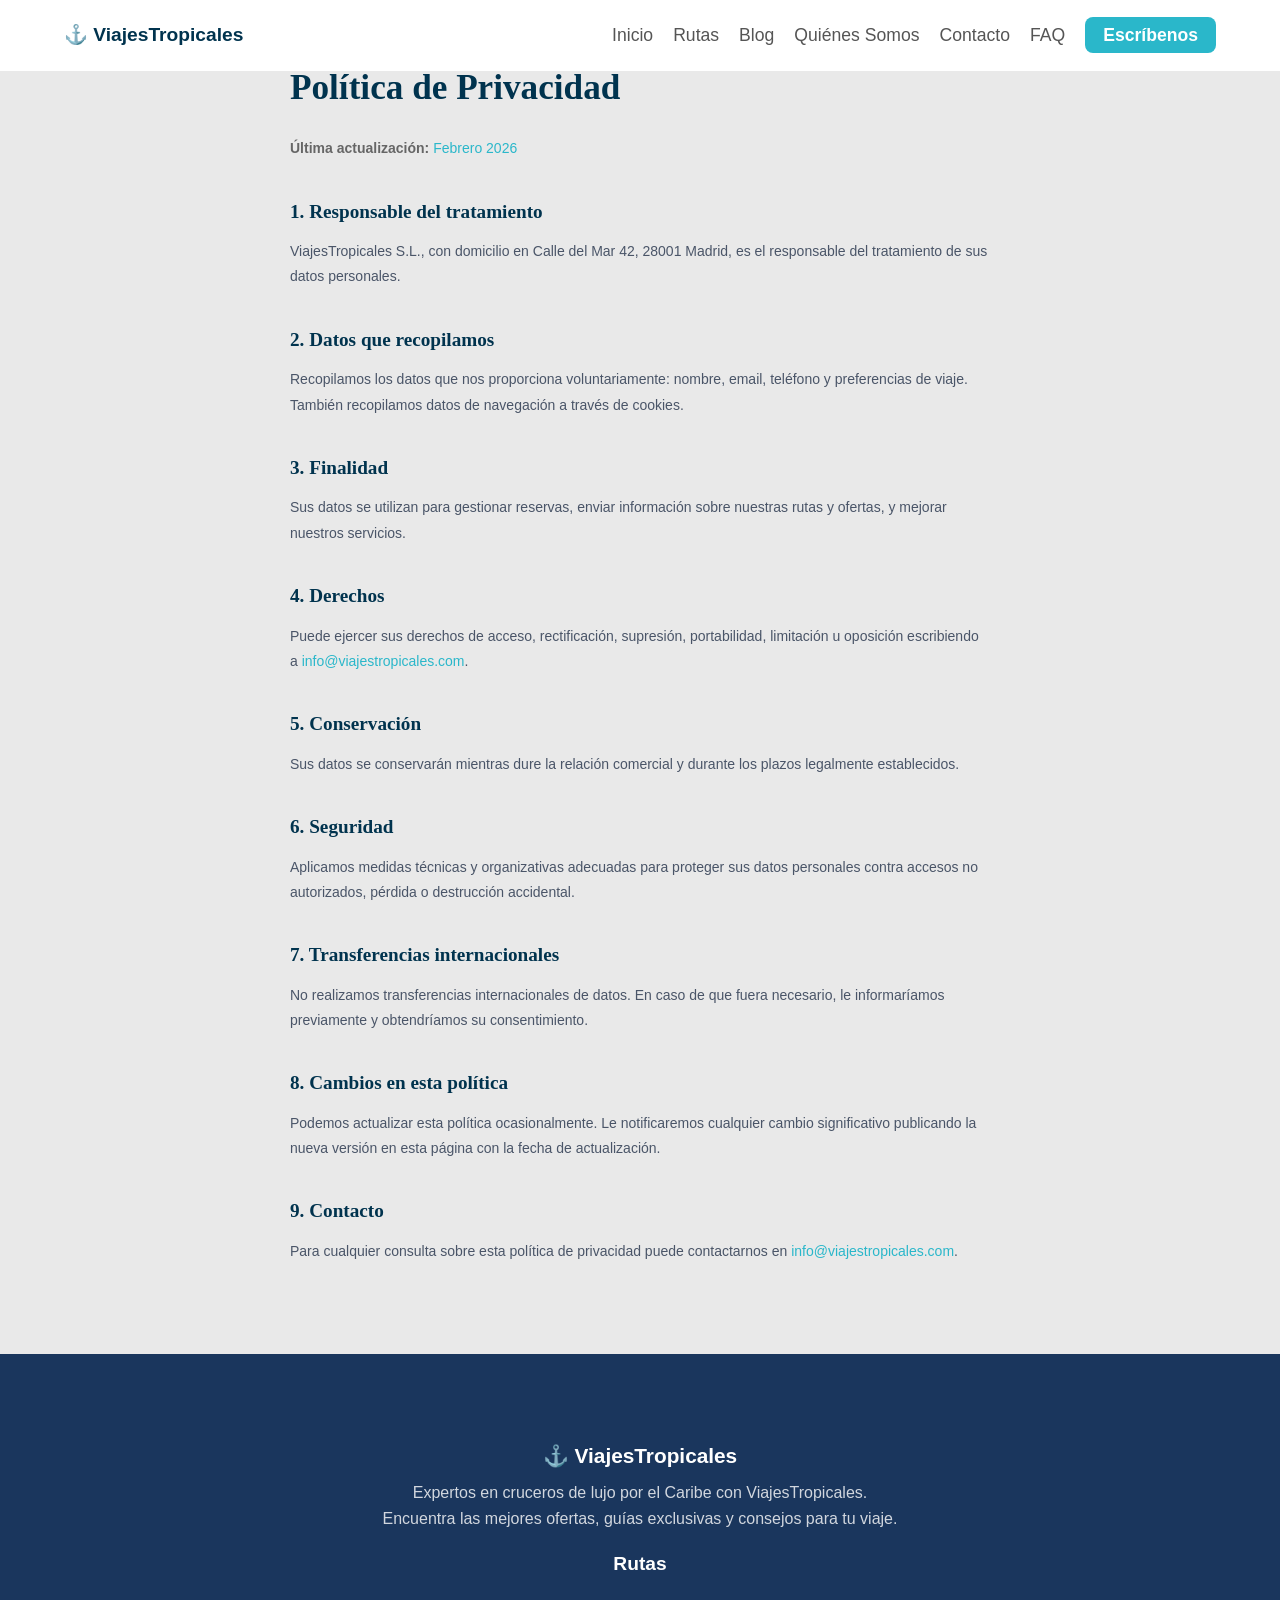
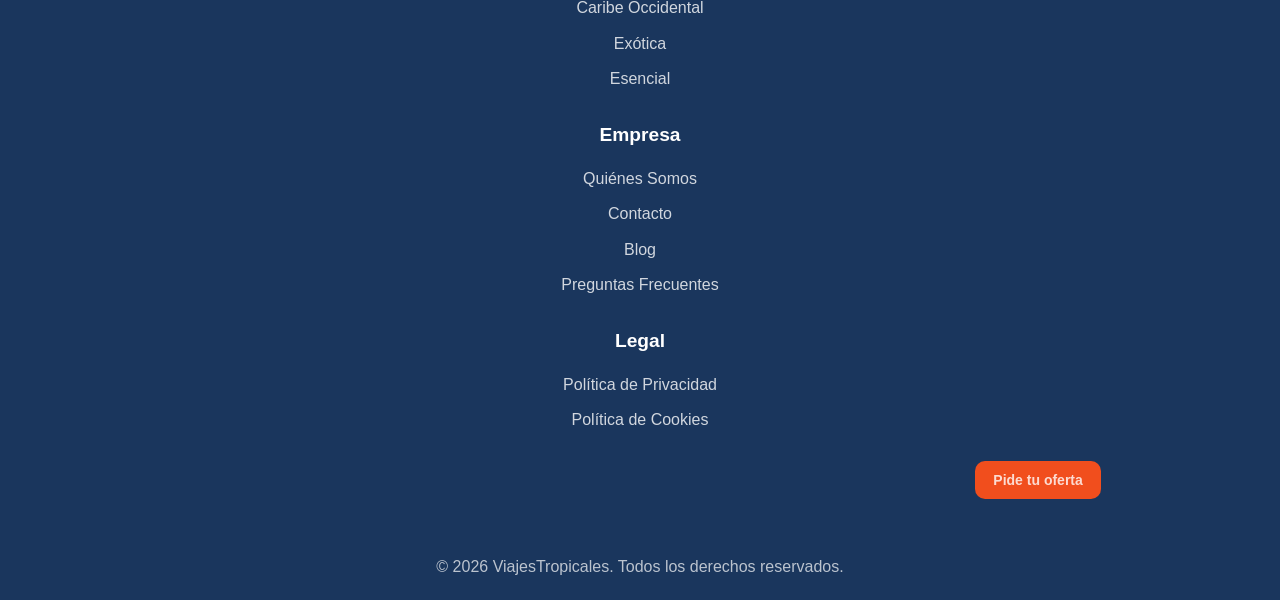
<file: paginas/Privacidad.html>
<!DOCTYPE html>
<html lang="es">

<head>
    <meta charset="UTF-8">
    <meta name="viewport" content="width=device-width, initial-scale=1.0">
    <meta name="robots" content="noindex, nofollow">
    <script src="https://analytics.ahrefs.com/analytics.js" data-key="KrF7IjldSQvbVTkG9pNp4A" async></script>
    <title>Política de Privacidad - Viajes Tropicales</title>
    <link rel="icon" type="image/png" href="/img/logo.webp">
    <link rel="stylesheet" href="../css/index.css">
    <link rel="stylesheet" href="../css/Legal.css">
    <link rel="stylesheet" href="../css/tablet.css">
    <link rel="stylesheet" href="../css/responsive.css">
</head>

<body>
    <header class="navbar">
        <div class="logo">
            <span class="anchor-icon">⚓</span> ViajesTropicales
        </div>

        <div class="menu-toggle" id="mobile-menu">
            <span class="bar"></span>
            <span class="bar"></span>
            <span class="bar"></span>
        </div>

        <nav>
            <ul class="nav-list">
                <li><a href="/index.html">Inicio</a></li>
                <li><a href="/paginas/rutas.html">Rutas</a></li>
                <li><a href="/paginas/Blog.html">Blog</a></li>
                <li><a href="/paginas/QuienesSomos.html">Quiénes Somos</a></li>
                <li><a href="/paginas/Contacto.html">Contacto</a></li>
                <li><a href="/paginas/Faq.html">FAQ</a></li>
                <li><a href="mailto:info@viajestropicales.com" class="btn-whatsapp-nav">Escríbenos</a></li>
            </ul>
        </nav>
    </header>
    <section class="legal-section">
        <div class="legal-contenido">
            <h1>Política de Privacidad</h1>
            <p class="legal-fecha"><strong>Última actualización:</strong> <span>Febrero 2026</span></p>
            <h2>1. Responsable del tratamiento</h2>
            <p>ViajesTropicales S.L., con domicilio en Calle del Mar 42, 28001 Madrid, es el responsable del tratamiento
                de sus datos personales.</p>
            <h2>2. Datos que recopilamos</h2>
            <p>Recopilamos los datos que nos proporciona voluntariamente: nombre, email, teléfono y preferencias de
                viaje.
                También recopilamos datos de navegación a través de cookies.</p>
            <h2>3. Finalidad</h2>
            <p>Sus datos se utilizan para gestionar reservas, enviar información sobre nuestras rutas y ofertas, y
                mejorar nuestros servicios.</p>
            <h2>4. Derechos</h2>
            <p>Puede ejercer sus derechos de acceso, rectificación, supresión, portabilidad, limitación u oposición
                escribiendo a <a href="mailto:info@viajestropicales.com">info@viajestropicales.com</a>.</p>
            <h2>5. Conservación</h2>
            <p>Sus datos se conservarán mientras dure la relación comercial y durante los plazos legalmente
                establecidos.</p>
            <h2>6. Seguridad</h2>
            <p>Aplicamos medidas técnicas y organizativas adecuadas para proteger sus datos personales contra accesos no
                autorizados,
                pérdida o destrucción accidental.</p>
            <h2>7. Transferencias internacionales</h2>
            <p>No realizamos transferencias internacionales de datos. En caso de que fuera necesario, le informaríamos
                previamente
                y obtendríamos su consentimiento.</p>
            <h2>8. Cambios en esta política</h2>
            <p>Podemos actualizar esta política ocasionalmente. Le notificaremos cualquier cambio significativo
                publicando la nueva
                versión en esta página con la fecha de actualización.</p>
            <h2>9. Contacto</h2>
            <p>Para cualquier consulta sobre esta política de privacidad puede contactarnos
                en <a href="mailto:info@viajestropicales.com">info@viajestropicales.com</a>.</p>
        </div>
    </section>
    <footer class="footer">
        <div class="footer-grid">
            <div class="footer-info">
                <h3>⚓ ViajesTropicales</h3>
                <p>Expertos en cruceros de lujo por el Caribe con ViajesTropicales.
                    <br>Encuentra las mejores ofertas, guías exclusivas y consejos para tu viaje.
                </p>
            </div>
            <div class="footer-links">
                <h4>Rutas</h4>
                <a href="/paginas/Occidental.html">Caribe Occidental</a>
                <a href="/paginas/Exotico.html">Exótica</a>
                <a href="/paginas/Esencial.html">Esencial</a>
            </div>
            <div class="footer-links">
                <h4>Empresa</h4>
                <a href="/paginas/QuienesSomos.html">Quiénes Somos</a>
                <a href="/paginas/Contacto.html">Contacto</a>
                <a href="/paginas/Blog.html">Blog</a>
                <a href="/paginas/Faq.html">Preguntas Frecuentes</a>
            </div>
            <div class="footer-links">
                <h4>Legal</h4>
                <a href="/paginas/Privacidad.html">Política de Privacidad</a>
                <a href="/paginas/Cookies.html">Política de Cookies</a>
            </div>
            <div class="footer-links">
                <a href="/paginas/Contacto.html" class="btn-secondary">Pide tu oferta</a>
            </div>
        </div>
        <div class="footer-bottom">
            <p>© 2026 ViajesTropicales. Todos los derechos reservados.</p>
        </div>
    </footer>
    <script src="../js/main.js"></script>
</body>

</html>
</file>
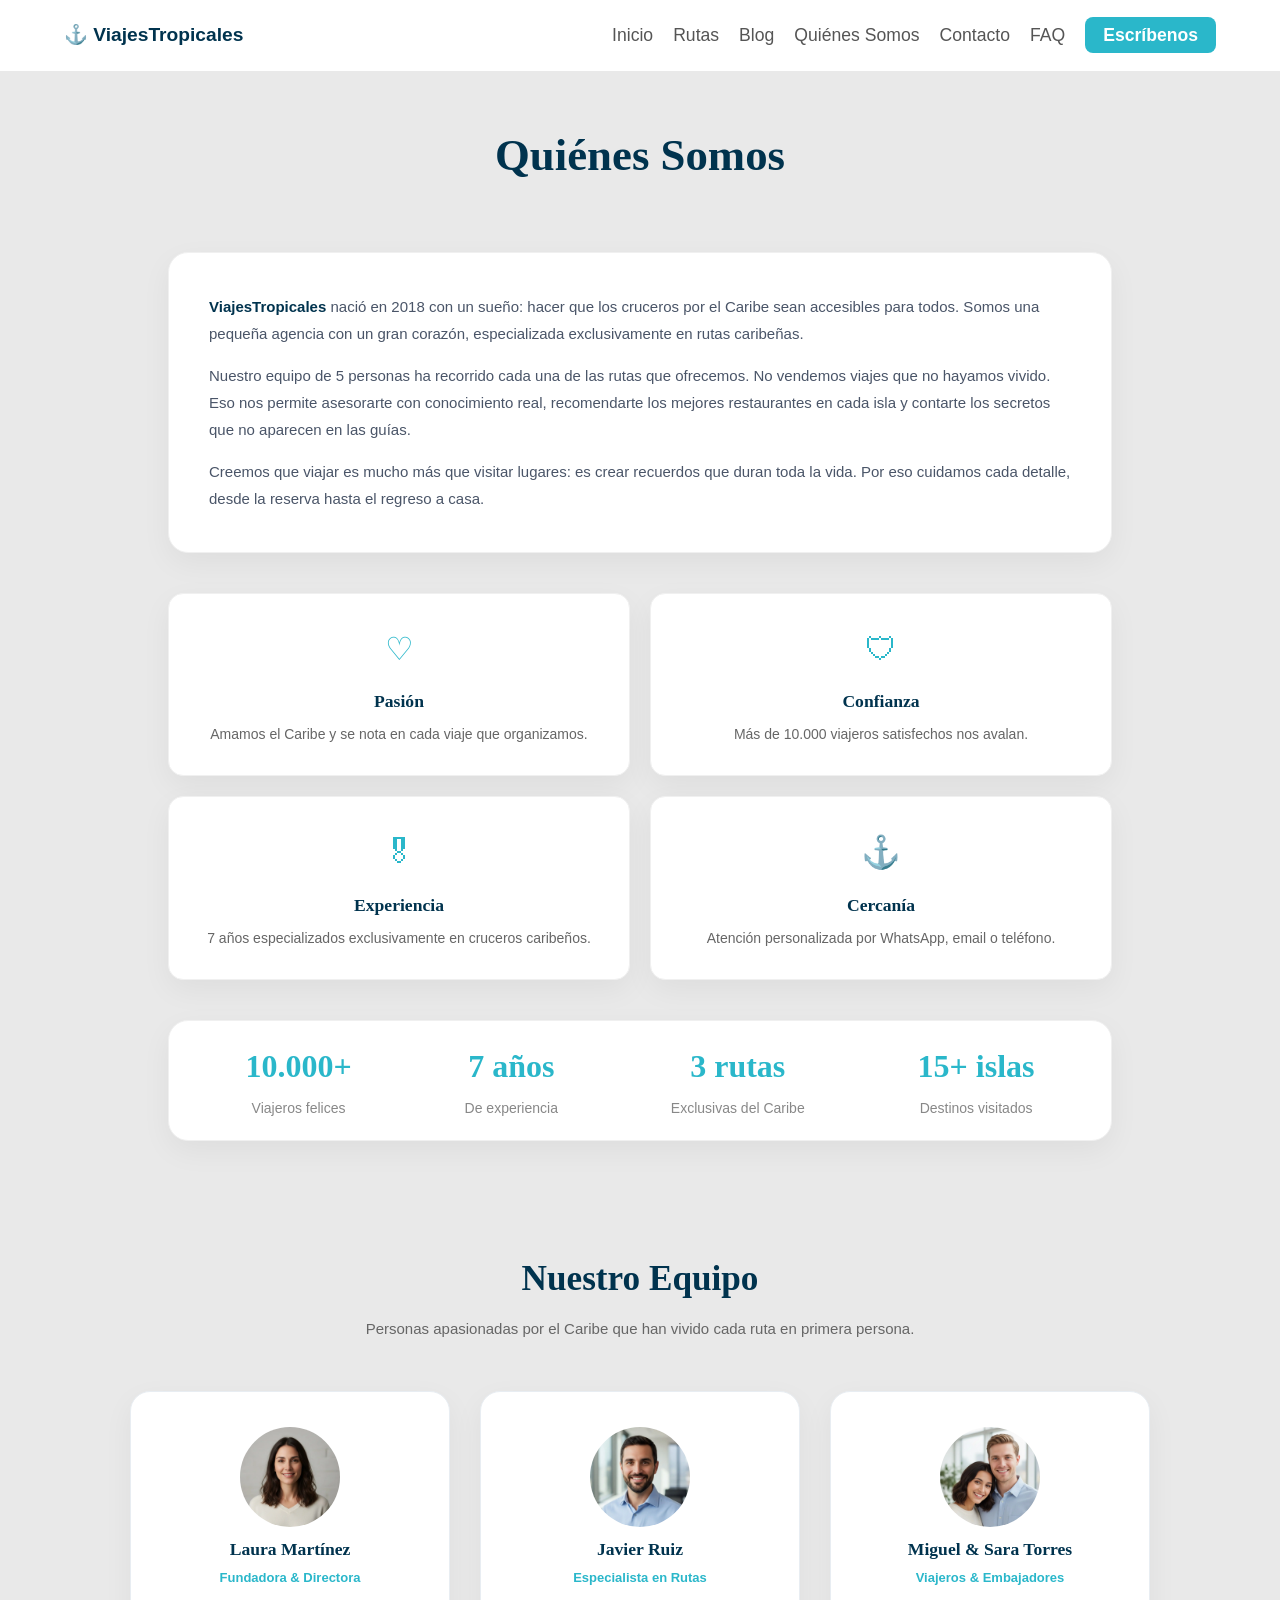
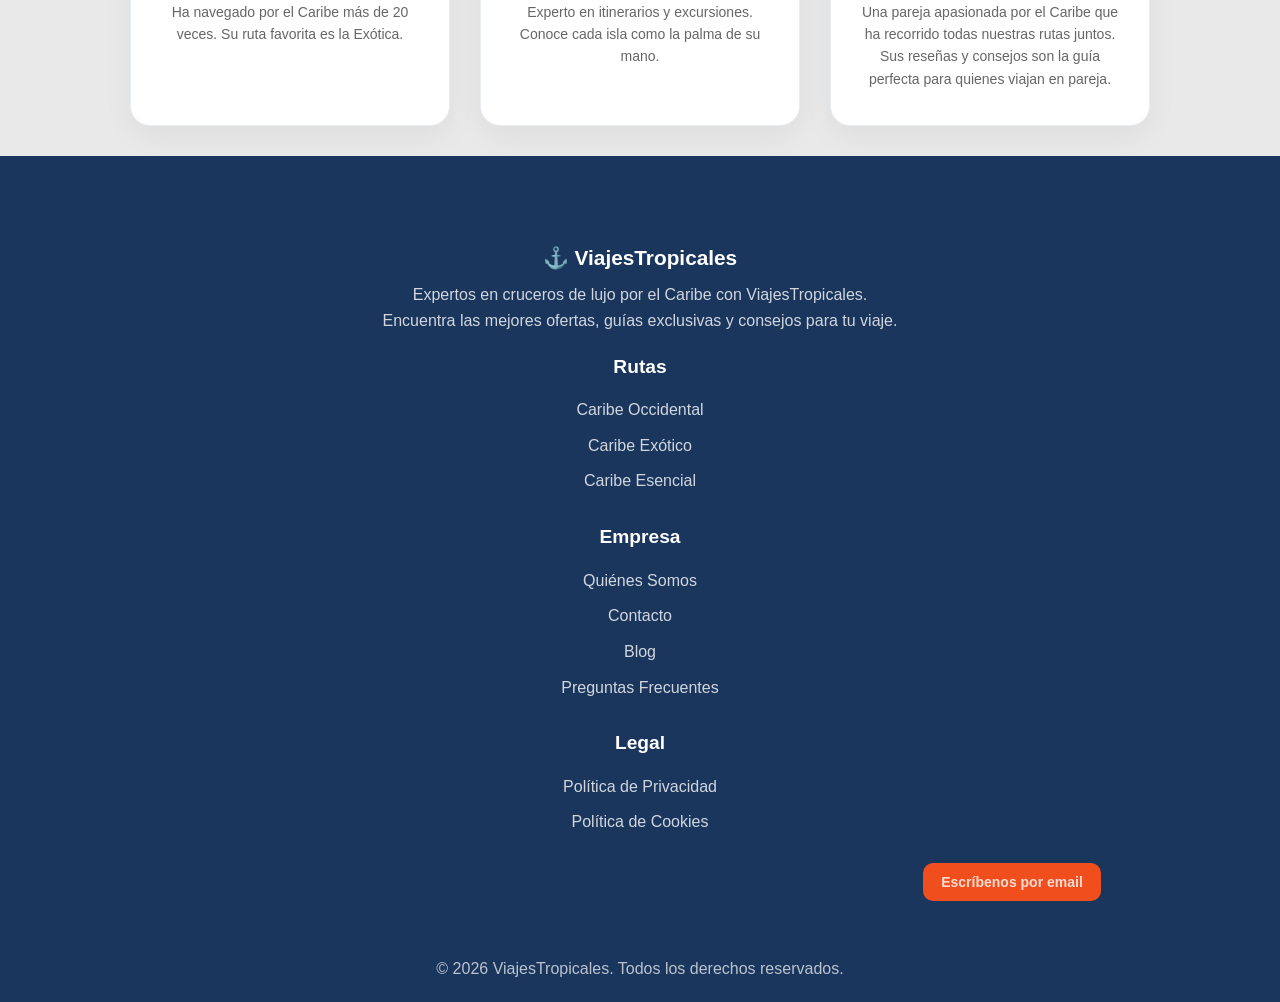
<file: paginas/QuienesSomos.html>
<!DOCTYPE html>
<html lang="es">

<head>
    <meta charset="UTF-8">
    <meta name="viewport" content="width=device-width, initial-scale=1.0">
    <meta name="robots" content="index, follow">
    <script src="https://analytics.ahrefs.com/analytics.js" data-key="KrF7IjldSQvbVTkG9pNp4A" async></script>
    <title>Quiénes Somos - Viajes Tropicales</title>
    <link rel="icon" type="image/png" href="/img/logo.webp">
    <meta name="description"
        content="Conoce al equipo de ViajesTropicales. Somos una agencia especializada en cruceros por el Caribe desde 2018, con más de 10.000 viajeros felices.">
    <link rel="canonical" href="https://viajestropicales.netlify.app/paginas/QuienesSomos.html">
    <link rel="stylesheet" href="../css/index.css">
    <link rel="stylesheet" href="../css/quienes.css">
    <link rel="stylesheet" href="../css/tablet.css">
    <link rel="stylesheet" href="../css/responsive.css">
    <meta property="og:title" content="Quiénes Somos - Viajes Tropicales">
    <meta property="og:description"
        content="Somos una agencia especializada en cruceros por el Caribe desde 2018, con más de 10.000 viajeros felices.">
    <meta property="og:url" content="https://viajestropicales.netlify.app/paginas/QuienesSomos.html">
    <meta property="og:type" content="website">
</head>

<body>
    <header class="navbar">
        <div class="logo">
            <span class="anchor-icon">⚓</span> ViajesTropicales
        </div>

        <div class="menu-toggle" id="mobile-menu">
            <span class="bar"></span>
            <span class="bar"></span>
            <span class="bar"></span>
        </div>

        <nav>
            <ul class="nav-list">
                <li><a href="/index.html">Inicio</a></li>
                <li><a href="/paginas/rutas.html">Rutas</a></li>
                <li><a href="/paginas/Blog.html">Blog</a></li>
                <li><a href="/paginas/QuienesSomos.html">Quiénes Somos</a></li>
                <li><a href="/paginas/Contacto.html">Contacto</a></li>
                <li><a href="/paginas/Faq.html">FAQ</a></li>
                <li><a href="mailto:info@viajestropicales.com" class="btn-whatsapp-nav">Escríbenos</a></li>
            </ul>
        </nav>
    </header>
    <section class="quienes-hero">
        <h1>Quiénes Somos</h1>
    </section>
    <section class="quienes-main">
        <div class="quienes-texto">
            <p><strong>ViajesTropicales</strong> nació en 2018 con un sueño: hacer que los cruceros por el Caribe sean
                accesibles para todos. Somos una pequeña agencia con un gran corazón, especializada exclusivamente en
                rutas caribeñas.</p>
            <p>Nuestro equipo de 5 personas ha recorrido cada una de las rutas que ofrecemos. No vendemos viajes que no
                hayamos vivido. Eso nos permite asesorarte con conocimiento real, recomendarte los mejores restaurantes
                en cada isla y contarte los secretos que no aparecen en las guías.</p>
            <p>Creemos que viajar es mucho más que visitar lugares: es crear recuerdos que duran toda la vida. Por eso
                cuidamos cada detalle, desde la reserva hasta el regreso a casa.</p>
        </div>
        <div class="valores-grid">
            <div class="valor-card">
                <div class="valor-icon">♡</div>
                <h2>Pasión</h2>
                <p>Amamos el Caribe y se nota en cada viaje que organizamos.</p>
            </div>
            <div class="valor-card">
                <div class="valor-icon">🛡</div>
                <h2>Confianza</h2>
                <p>Más de 10.000 viajeros satisfechos nos avalan.</p>
            </div>
            <div class="valor-card">
                <div class="valor-icon">🎖</div>
                <h2>Experiencia</h2>
                <p>7 años especializados exclusivamente en cruceros caribeños.</p>
            </div>
            <div class="valor-card">
                <div class="valor-icon">⚓</div>
                <h2>Cercanía</h2>
                <p>Atención personalizada por WhatsApp, email o teléfono.</p>
            </div>
        </div>
        <div class="quienes-stats">
            <div class="quienes-stat">
                <h2>10.000+</h2>
                <p>Viajeros felices</p>
            </div>
            <div class="quienes-stat">
                <h2>7 años</h2>
                <p>De experiencia</p>
            </div>
            <div class="quienes-stat">
                <h2>3 rutas</h2>
                <p>Exclusivas del Caribe</p>
            </div>
            <div class="quienes-stat">
                <h2>15+ islas</h2>
                <p>Destinos visitados</p>
            </div>
        </div>
    </section>
    <section class="equipo">
        <h2>Nuestro Equipo</h2>
        <p class="equipo-subtitulo">Personas apasionadas por el Caribe que han vivido cada ruta en primera persona.</p>
        <div class="equipo-grid">
            <div class="equipo-card">
                <div class="equipo-avatar">
                    <img src="/img/reseñas_comentarios1.webp" alt="Laura Martínez, Directora y fundadora">
                </div>
                <h3>Laura Martínez</h3>
                <span>Fundadora & Directora</span>
                <p>Ha navegado por el Caribe más de 20 veces. Su ruta favorita es la Exótica.</p>
            </div>
            <div class="equipo-card">
                <div class="equipo-avatar">
                    <img src="/img/reseñas_javier.webp" alt="Javier Ruiz, especialista en rutas">
                </div>
                <h3>Javier Ruiz</h3>
                <span>Especialista en Rutas</span>
                <p>Experto en itinerarios y excursiones. Conoce cada isla como la palma de su mano.</p>
            </div>
            <div class="equipo-card">
                <div class="equipo-avatar">
                    <img src="/img/reseñas_comentarios_pareja.webp" alt="Miguel y Sara, embajadores.">
                </div>
                <h3>Miguel & Sara Torres</h3>
                <span>Viajeros & Embajadores</span>
                <p>Una pareja apasionada por el Caribe que ha recorrido todas nuestras rutas juntos. Sus reseñas y
                    consejos son la guía perfecta para quienes viajan en pareja.</p>
            </div>
        </div>
    </section>
    <footer class="footer">
        <div class="footer-grid">
            <div class="footer-info">
                <h3>⚓ ViajesTropicales</h3>
                <p>Expertos en cruceros de lujo por el Caribe con ViajesTropicales.
                    <br>Encuentra las mejores ofertas, guías exclusivas y consejos para tu viaje.
                </p>
            </div>
            <div class="footer-links">
                <h4>Rutas</h4>
                <a href="/paginas/Occidental.html">Caribe Occidental</a>
                <a href="/paginas/Exotico.html">Caribe Exótico</a>
                <a href="/paginas/Esencial.html">Caribe Esencial</a>
            </div>
            <div class="footer-links">
                <h4>Empresa</h4>
                <a href="/paginas/QuienesSomos.html">Quiénes Somos</a>
                <a href="/paginas/Contacto.html">Contacto</a>
                <a href="/paginas/Blog.html">Blog </a>
                <a href="/paginas/Faq.html">Preguntas Frecuentes</a>
            </div>
            <div class="footer-links">
                <h4>Legal</h4>
                <a href="/paginas/Privacidad.html">Política de Privacidad</a>
                <a href="/paginas/Cookies.html">Política de Cookies</a>
            </div>
            <div class="footer-links">
                <a href="/paginas/Contacto.html" class="btn-secondary">Escríbenos por email</a>
            </div>
        </div>
        <div class="footer-bottom">
            <p>© 2026 ViajesTropicales. Todos los derechos reservados.</p>
        </div>
    </footer>
    <script src="../js/main.js"></script>
</body>

</html>
</file>
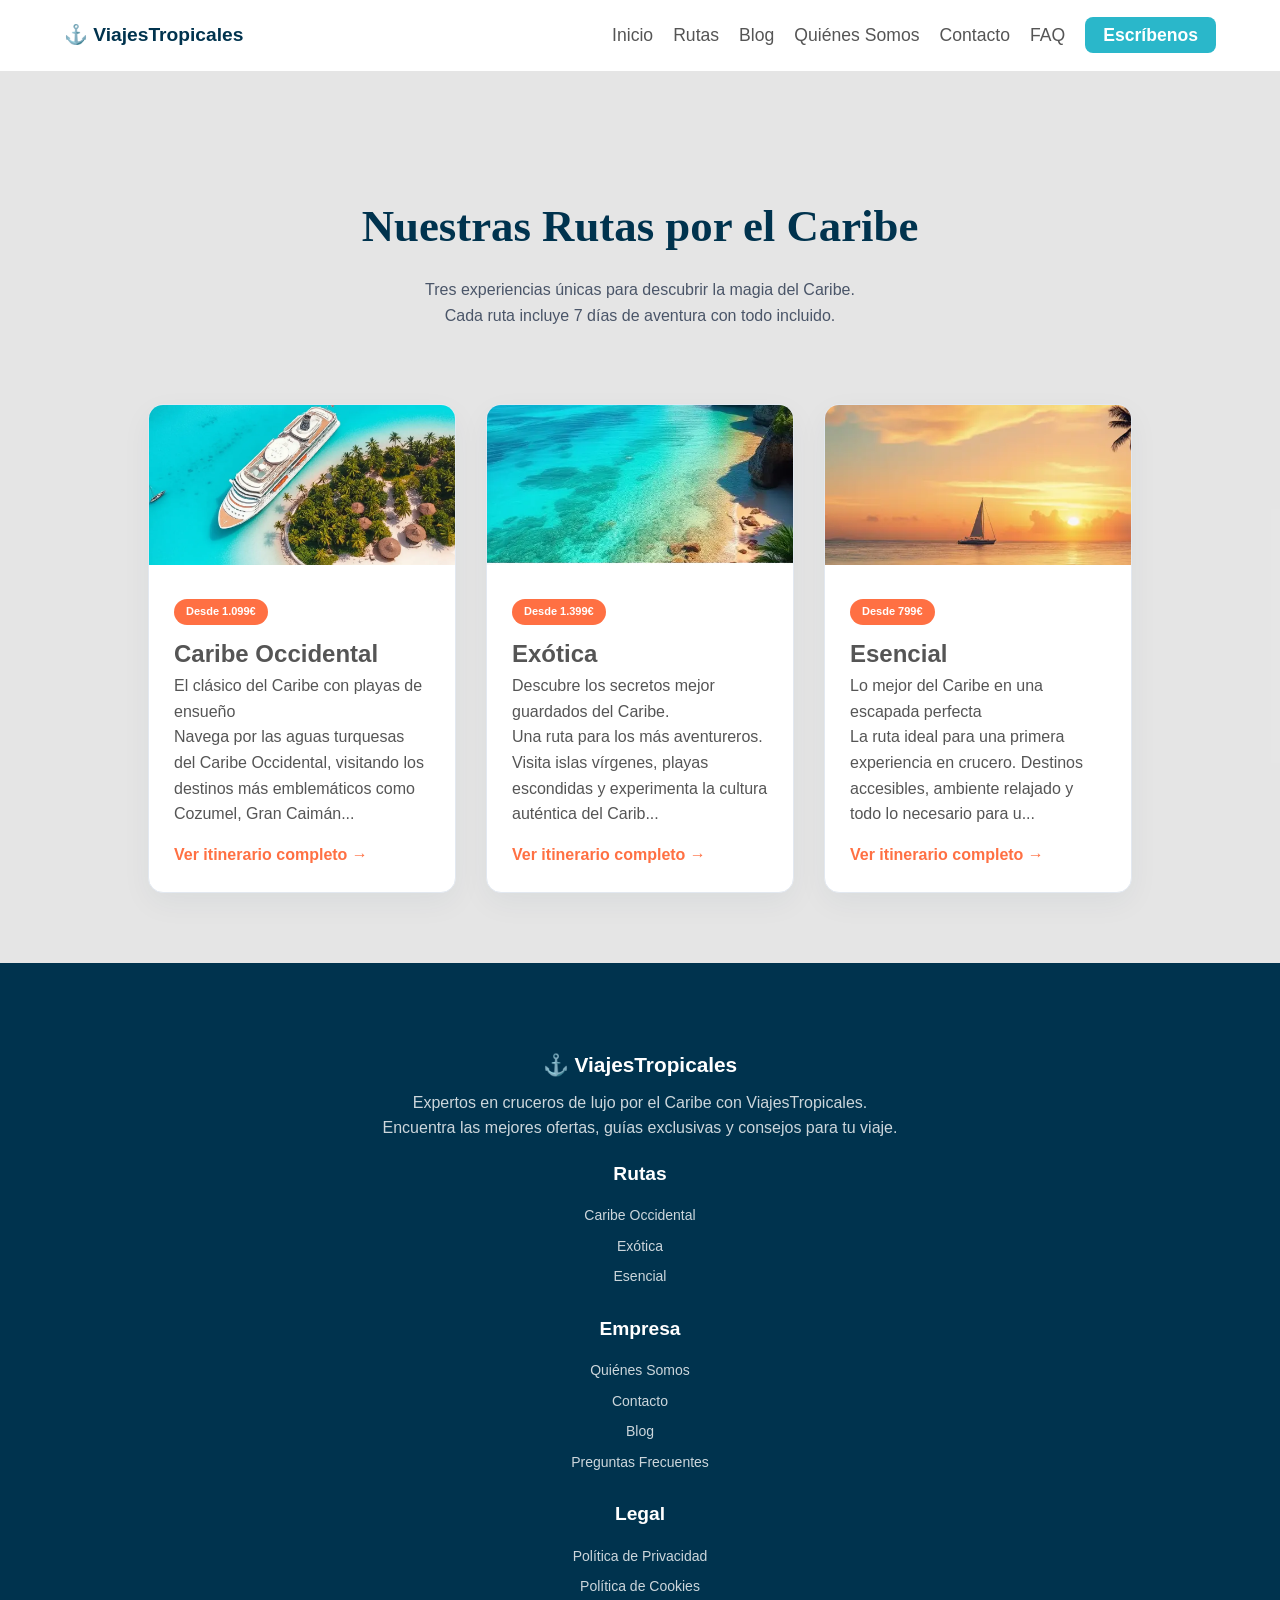
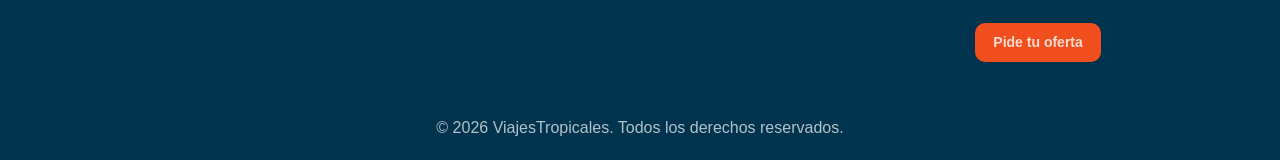
<file: paginas/rutas.html>
<!DOCTYPE html>
<html lang="es">

<head>
    <meta charset="UTF-8">
    <meta name="viewport" content="width=device-width, initial-scale=1.0">
    <meta name="robots" content="index, follow">
    <script src="https://analytics.ahrefs.com/analytics.js" data-key="KrF7IjldSQvbVTkG9pNp4A" async></script>
    <title>Mejores Rutas de Viajes Tropicales - Viajes Tropicales</title>
    <link rel="icon" type="image/png" href="/img/logo.webp">
    <meta name="description"
        content="Explora nuestras rutas exclusivas: desde cruceros de lujo hasta aventuras por islas paradisíacas. Encuentra el itinerario perfecto para tu próximo viaje.">
    <link rel="canonical" href="https://viajestropicales.netlify.app/paginas/rutas.html">
    <link rel="stylesheet" href="../css/index.css">
    <link rel="stylesheet" href="../css/rutas1.css">
    <link rel="stylesheet" href="../css/tablet.css">
    <link rel="stylesheet" href="../css/responsive.css">
    <meta property="og:title" content="Rutas de Cruceros por el Caribe - Viajes Tropicales">
    <meta property="og:description"
        content="3 rutas exclusivas por el Caribe: Occidental, Exótico y Esencial. Desde 799€ por persona con todo incluido.">
    <meta property="og:url" content="https://viajestropicales.netlify.app/paginas/rutas.html">
    <meta property="og:type" content="website">
</head>

<body>
    <header class="navbar">
        <div class="logo">
            <span class="anchor-icon">⚓</span> ViajesTropicales
        </div>

        <div class="menu-toggle" id="mobile-menu">
            <span class="bar"></span>
            <span class="bar"></span>
            <span class="bar"></span>
        </div>

        <nav>
            <ul class="nav-list">
                <li><a href="/index.html">Inicio</a></li>
                <li><a href="/paginas/rutas.html">Rutas</a></li>
                <li><a href="/paginas/Blog.html">Blog</a></li>
                <li><a href="/paginas/QuienesSomos.html">Quiénes Somos</a></li>
                <li><a href="/paginas/Contacto.html">Contacto</a></li>
                <li><a href="/paginas/Faq.html">FAQ</a></li>
                <li><a href="mailto:info@viajestropicales.com" class="btn-whatsapp-nav">Escríbenos</a></li>
            </ul>
        </nav>
    </header>
    <section class="rutas-hero">
        <h1>Nuestras Rutas por el Caribe</h1>
        <p>Tres experiencias únicas para descubrir la magia del Caribe.<br>Cada ruta incluye 7 días de aventura con todo
            incluido.</p>
    </section>
    <section class="rutas-lista">
        <div class="cards-container">
            <div class="card">
                <img src="../img/crucero-lujo-isla-privada-caribe-aerea.webp" alt="Vista aérea de un gran crucero de lujo anclado junto a una isla tropical privada con playas de arena blanca, 
                aguas cristalinas y cabañas, representando exclusividad" loading="lazy">
                <div class="card-body">
                    <span class="ruta-badge">Desde 1.099€</span>
                    <h2>Caribe Occidental</h2>
                    <p class="ruta-subtitulo">El clásico del Caribe con playas de ensueño</p>
                    <p>Navega por las aguas turquesas del Caribe Occidental, visitando los destinos más emblemáticos
                        como Cozumel, Gran Caimán...</p>
                    <a href="/paginas/Occidental.html" class="ruta-link">Ver itinerario completo →</a>
                </div>
            </div>
            <div class="card">
                <img src="../img/playa-exotica-caribe-excursion.webp" alt="Aguas cristalinas turquesas y arrecifes de 
                coral en una playa vírgen del Caribe frente a acantilados, ideal para excursiones.">
                <div class="card-body">
                    <span class="ruta-badge">Desde 1.399€</span>
                    <h2>Exótica</h2>
                    <p class="ruta-subtitulo">Descubre los secretos mejor guardados del Caribe.</p>
                    <p>Una ruta para los más aventureros. Visita islas vírgenes, playas escondidas y experimenta la
                        cultura auténtica del Carib...</p>
                    <a href="/paginas/Exotico.html" class="ruta-link">Ver itinerario completo →</a>
                </div>
            </div>
            <div class="card">
                <img src="../img/velero-catamaran-atardecer-caribe.webp" alt="Un velero catamarán navegando tranquilamente por el mar Caribe 
                durante una puesta de sol dorada, con la silueta de una palmera en primer 
                plano, ideal para parejas">
                <div class="card-body">
                    <span class="ruta-badge">Desde 799€</span>
                    <h2>Esencial</h2>
                    <p class="ruta-subtitulo">Lo mejor del Caribe en una escapada perfecta</p>
                    <p>La ruta ideal para una primera experiencia en crucero. Destinos accesibles, ambiente relajado y
                        todo lo necesario para u...</p>
                    <a href="/paginas/Esencial.html" class="ruta-link">Ver itinerario completo →</a>
                </div>
            </div>
        </div>
    </section>
    <footer class="footer">
        <div class="footer-grid">
            <div class="footer-info">
                <h3>⚓ ViajesTropicales</h3>
                <p>Expertos en cruceros de lujo por el Caribe con ViajesTropicales.
                    <br>Encuentra las mejores ofertas, guías exclusivas y consejos para tu viaje.
                </p>
            </div>
            <div class="footer-links">
                <h4>Rutas</h4>
                <a href="/paginas/Occidental.html">Caribe Occidental</a>
                <a href="/paginas/Exotico.html">Exótica</a>
                <a href="/paginas/Esencial.html">Esencial</a>
            </div>
            <div class="footer-links">
                <h4>Empresa</h4>
                <a href="/paginas/QuienesSomos.html">Quiénes Somos</a>
                <a href="/paginas/Contacto.html">Contacto</a>
                <a href="/paginas/Blog.html">Blog</a>
                <a href="/paginas/Faq.html">Preguntas Frecuentes</a>
            </div>
            <div class="footer-links">
                <h4>Legal</h4>
                <a href="/paginas/Privacidad.html">Política de Privacidad</a>
                <a href="/paginas/Cookies.html">Política de Cookies</a>
            </div>
            <div class="footer-links">
                <a href="/paginas/Contacto.html" class="btn-secondary">Pide tu oferta</a>
            </div>
        </div>
        <div class="footer-bottom">
            <p>© 2026 ViajesTropicales. Todos los derechos reservados.</p>
        </div>
    </footer>
    <script src="../js/main.js"></script>
</body>

</html>
</file>
<file: css/index.css>
/* --- CONFIGURACIÓN GENERAL --- */
* { margin: 0; padding: 0; box-sizing: border-box; }
body {font-family: 'Poppins', sans-serif; color: #fff; line-height: 1.6; overflow-x: hidden;}
/* --- NAVEGACIÓN --- */
.navbar { display: flex;justify-content: space-between; align-items: center; padding: 20px 5%; background-color: #fff; position: absolute;width: 100%; z-index: 10;}
.logo { font-weight: 600; font-size: 1.2rem; color: #00334e; }
.navbar ul { list-style: none; display: flex; align-items: center; gap: 20px; }
.navbar ul li a { text-decoration: none; color: #555; font-size: 1.1rem; transition: 0.3s; }
.navbar ul li a:hover { color: #2ab7ca; }
.btn-whatsapp-nav {background-color: #2ab7ca; color: #fff !important; padding: 8px 18px; border-radius: 8px; font-weight: 600;}
/* --- HERO --- */
.hero {
    height: 80vh; background: linear-gradient(rgba(0,0,0,0.2), rgba(0,0,0,0.2)), url('../img/banner-crucero-lujo-caribe.webp');
    background-size: cover; background-position: center; display: flex; justify-content: center; align-items: center; text-align: center;}
.hero-content { max-width: 800px; padding: 20px; }
.hero-content h1 { font-family: 'Playfair Display', serif; font-size: 4rem; margin-bottom: 15px; line-height: 1.1; }
.hero-content p { font-size: 1.2rem; margin-bottom: 30px; font-weight: 300; }
/* --- BOTONES --- */
.hero-buttons { display: flex; justify-content: center; gap: 20px; }
.btn-primary, .btn-secondary { padding: 15px 35px; border-radius: 10px;text-decoration: none; font-weight: 600; transition: transform 0.2s;}
.btn-primary { background-color: #05353b; color: white; }
.btn-secondary { background-color: #f14e1d; color: white; }
.btn-primary:hover, .btn-secondary:hover { transform: translateY(-3px); filter: brightness(1.1); }
.footer .btn-secondary { padding: 8px 18px; font-size: 14px; }
/* --- ESTADÍSTICAS --- */
.stats-bar { display: flex; justify-content: space-around; align-items: center; padding: 60px 10%; background-color: #fff; text-align: center;}
.stat-item { flex: 1; }
.stat-icon { font-size: 2rem; color: #2ab7ca; margin-bottom: 15px; }
.stat-item h2 { font-family: 'Playfair Display', serif; font-size: 1.8rem; color: #00334e; margin-bottom: 5px; }
.stat-item p { font-size: 0.9rem; color: #888; }
/* --- RUTAS --- */
.rutas { padding: 80px 10%; text-align: center; background: #e5e5e5d2; }
.rutas h2 { font-family: 'Playfair Display', serif; font-size: 2.5rem; margin-bottom: 10px; color: #00334e; }
.subtitle { color: #666; margin-bottom: 50px; font-size: 1.2rem; }
/* --- CARDS --- */
.cards-container { display: flex; gap: 30px; justify-content: center; flex-wrap: wrap; padding: 20px; }
.card { background: white; border-radius: 15px; overflow: hidden; box-shadow: 0 10px 30px rgba(0,0,0,0.05); transition: 0.3s; flex: 1 1 300px;max-width: 100%;}
.card:hover { transform: translateY(-10px); }
.card img { width: 100%; height: 200px; object-fit: cover; }
.card-body { padding: 25px; text-align: left; color: #555; }
.card-body h3 { font-family: 'Playfair Display', serif; color: #00334e; margin-bottom: 10px; }
.price { display: block; margin-top: 15px; color: #ff7043; font-weight: 600; }
/* --- TESTIMONIOS --- */
.testimonios { padding: 80px 10%; text-align: center; color: #333; }
.testimonios h2 { font-family: 'Playfair Display', serif; color: #00334e; margin-bottom: 20px; font-size: 2.5rem; }
.testimonials-container { display: flex; gap: 20px; margin-top: 40px; flex-wrap: wrap; justify-content: center; }
.test-card {background: #fff;padding: 25px;border-radius: 12px; box-shadow: 0 5px 20px rgba(0,0,0,0.05); flex: 1 1 300px; color: #555; font-size: 13px;}
.test-card p { font-size: 1rem; line-height: 1.6; }
.test-card strong { color: #00334e; display: inline-block; margin-top: 10px; font-size: 1rem; }
.stars { color: #fdb85d; margin-bottom: 15px; font-size: 1.5rem; }
/* --- CTA NARANJA --- */
.cta-orange { background: linear-gradient(90deg, #ff7043, #ffb74d); padding: 80px 10%; text-align: center; color: white; }
.btn-white {display: inline-block; background: white; color: #333; padding: 15px 30px;border-radius: 8px; text-decoration: none; margin-top: 25px;font-weight: 600;}
/* --- FOOTER --- */
.footer { background: #1a365d; color: white; padding: 60px 10% 20px; }
.footer-grid {    display: flex !important; 
    flex-direction: column !important;
    align-items: center !important; 
    text-align: center !important;gap: 18px !important;padding: 25px 5% !important;
    justify-content: center !important;}
    
.footer-info p { font-size: 1rem; opacity: 0.8; line-height: 1.6; }
.footer-info h3 { font-size: 1.3rem; margin-bottom: 8px; }
.footer-links:last-child { align-self: flex-end; }
.footer-links h4 { font-size: 1.2rem; margin-bottom: 15px; font-weight: bold; }
.footer-links a { display: block; color: rgba(255,255,255,0.8); text-decoration: none; margin-bottom: 10px; font-size: 1rem; }
.footer-bottom { margin-top: 20px; font-size: 1rem; opacity: 0.7; text-align: center; }

/* --- BLOG PREVIEW --- */
.blog-preview {background-color: #e5e5e5d2; padding: 80px 20px; text-align: center; color: #333; }
.blog-preview h2 {font-family: 'Playfair Display', serif; font-size: 2.5rem; color: #00334e;margin-bottom: 15px;}
.blog-preview p {color: #666; font-size: 1rem; margin-bottom: 30px;}
.btn-blog {display: inline-block; background: linear-gradient(to right, #0e7190, #2ab7ca); color: white !important; padding: 14px 35px; border-radius: 30px; text-decoration: none; font-weight: 600; font-size: 15px; transition: opacity 0.2s;}
.btn-blog:hover { opacity: 0.9; }
#btn-menu {display: none; }
.icon-menu {display: none; /* También escondemos el icono en PC para que no estorbe */}

/* --- CARD ENLAZABLE --- */
a.card { text-decoration: none; color: inherit; display: block; }
@media (max-width: 768px) {
    .navbar ul{display: none;}
    .menu-toggle { display: flex; flex-direction: column; cursor: pointer; gap: 5px; margin-left: auto;}
    .bar {width: 25px; height: 3px; background-color: #00334e; border-radius: 3px;}
    .nav-list { display: none; flex-direction: column; position: absolute; top: 70px; left: 0; width: 100%;
        background-color: #fff; padding: 20px 0; z-index: 999;box-shadow: 0 5px 15px rgba(0,0,0,0.1);}
    .nav-list.active { display: flex;}
    .nav-list li { text-align: center; padding: 10px 0; }
}
</file>
<file: css/tablet.css>
@media (min-width: 769px) and (max-width: 1024px) {

    /* --- MENÚ HAMBURGUESA --- */
    .navbar ul { display: none !important; }
    .menu-toggle { display: block !important; cursor: pointer; padding: 10px;  margin-left: auto !important;}
    .menu-toggle.is-active .bar:nth-child(2) { opacity: 0; }
    .menu-toggle.is-active .bar:nth-child(1) { transform: translateY(8px) rotate(45deg); }
    .menu-toggle.is-active .bar:nth-child(3) { transform: translateY(-8px) rotate(-45deg); }
    .bar { display: block; width: 25px; height: 3px; margin: 5px auto; background-color: #00334e; transition: 0.3s; }
    .nav-list { display: none; flex-direction: column; width: 100%; position: absolute; top: 60px; left: 0;
        background-color: #ffffff; text-align: center; padding: 20px 0;
        box-shadow: 0 10px 20px rgba(0,0,0,0.1); z-index: 1000; }
    .nav-list.active { display: flex !important; }
    /* --- MENÚ --- */
    .nav-list li a { font-size: 1.2rem !important; }

    /* --- TEXTOS MÁS GRANDES --- */
    body { font-size: 1.1rem !important; }
    h1 { font-size: 2.2rem !important; }
    h2 { font-size: 1.5rem !important; }
    .banner-content h1 { font-size: 3rem !important; }
    .banner-content p { font-size: 1.7rem !important; }

        /* --- HERO --- */
    .hero { height: 60vh !important; }
    .hero-content h1 { font-size: 2.5rem !important; }
    .hero-content p { font-size: 1.2rem !important; }

    /* --- IMAGEN TARJETAS--- */
    .card:nth-child(3) img { object-position: center bottom !important; }

    .rutas-lista { padding: 0 2% !important; }
    .cards-container { padding: 20px 2% !important; }
    .card { flex: 1 1 280px !important; }

        /* --- TESTIMONIOS --- */
    .test-card p { font-size: 1rem !important; }
    .test-card strong { font-size: 1rem !important; }

    /* --- FAQ --- */
    .faq-item summary { font-size: 1.3rem !important; }
    .faq-item p { font-size: 1.2rem !important; }
    .faq-hero h1 { font-size: 2.5rem !important; }
    .faq-hero p { font-size: 1.1rem !important; }

    /* --- BLOG --- */
    .blog-preview p { font-size: 1.1rem !important; }
    .btn-blog { font-size: 1.1rem !important; }
    .blog-intro { font-size: 1.1rem !important; }
    .blog-item-texto p { font-size: 1.13rem !important; }
    .blog-item-texto h2 { font-size: 1.4rem !important; }


    /* --- ITINERARIO 2 EN 2 --- */
    .itinerario-container {
        display: grid !important;
        grid-template-columns: 1fr 1fr !important;
        gap: 20px !important;
        padding: 20px 5% !important;
    }
    .dia-card { width: 100% !important; max-width: 100% !important; text-align: left !important; }
    .legal-section { padding-top: 120px !important; }

    /* --- FOOTER EN COLUMNA --- */
    .footer-grid { display: flex !important; flex-direction: column !important;
        align-items: center !important; text-align: center !important;
        gap: 18px !important; padding: 25px 5% !important; }
    .footer-info p {font-size: 1.2rem !important;}
    .footer-links a { margin-bottom: 8px !important; font-size: 1.2rem !important; }
    .footer-bottom p { font-size: 0.98rem !important; }
    .footer-links h4 { font-size: 1.2rem !important; }
    .footer-info h3 { font-size: 1.3rem !important; }
}
</file>
<file: css/responsive.css>
/* =============================================
   ARCHIVO ÚNICO DE RESPONSIVE
   Este código arregla TODA la web en móviles
   ============================================= */
@media (max-width: 768px) {

    /* --- MENÚ ANTIGUO --- */
    .navbar ul { display: none !important; }

    /* --- STATS 2 EN 2 --- */
    .stats-bar { flex-wrap: wrap !important; flex-direction: row !important; }
    .stat-item { flex: 1 1 45% !important; margin-bottom: 30px; }

    /* --- CONTENEDORES EN COLUMNA --- */
    .testimonials-container { gap: 15px !important;}
    .footer-grid { display: flex !important; flex-direction: column !important;
    align-items: center !important;text-align: center !important;
    gap: 18px !important; padding: 25px 5% !important;}
    .ruta-detalles-inner,
    .resenas-grid {
        display: flex !important; flex-direction: column !important; align-items: center !important;
        text-align: center !important; gap: 30px !important; padding: 30px 5% !important; width: 100% !important;
    }
    .itinerario-container {
        display: flex !important; flex-direction: column !important; align-items: stretch !important;
        gap: 15px !important; padding: 0 5% !important; width: 100% !important;
    }
    .hero {
    width: 100% !important; 
    margin: 0 !important; 
    border-radius: 0 !important;         
    }

    /* --- MENÚ HAMBURGUESA --- */
    .menu-toggle { display: block !important; cursor: pointer; padding: 10px; }
    .menu-toggle.is-active .bar:nth-child(2) { opacity: 0; }
    .menu-toggle.is-active .bar:nth-child(1) { transform: translateY(8px) rotate(45deg); }
    .menu-toggle.is-active .bar:nth-child(3) { transform: translateY(-8px) rotate(-45deg); }
    .bar { display: block; width: 25px; height: 3px; margin: 5px auto; background-color: #00334e; transition: 0.3s; }
    .nav-list { display: none; flex-direction: column; width: 100%; position: absolute; top: 60px; left: 0;
        background-color: #ffffff; text-align: center; padding: 20px 0;
        box-shadow: 0 10px 20px rgba(0,0,0,0.1); z-index: 1000; }
    .nav-list.active { display: flex !important; }

    /* --- TARJETAS --- */
    .card { width: 95% !important; max-width: 350px !important; margin-bottom: 20px !important;
        display: flex !important; flex-direction: column !important;
        height: auto !important; overflow: visible !important; }
    .card img { width: 100% !important; height: 160px !important; object-fit: cover; }
    .cards-container { display: flex !important; flex-direction: column !important; align-items: center !important; gap: 25px !important; }
    .card-body { padding: 15px !important; overflow: visible !important; }
    .test-card { padding: 20px !important; }
    .resena-card { width: 90% !important; max-width: 400px !important; margin: 0 auto !important; }
    .dia-card { width: 90% !important; max-width: 400px !important; margin: 0 auto !important; text-align: left !important; flex-direction: column !important; }
    .dia-info { width: 100% !important; text-align: left !important; }
    .tags { justify-content: flex-start !important; }
    .info-texto { padding: 0 5% !important; }
    .info-texto p { font-size: 0.8rem !important; }
    .itinerario h2 {font-size: 1.5rem !important;}

    /* --- QUIENES SOMOS --- */
    .quienes-main { padding: 20px 5% 30px !important;}
    /* ESPACIO CON EL BANNER DE ARRIBA*/
    .legal-section { padding-top: 100px !important; }
    /* SUBIR TITULO POR PADDING*/
    .rutas-hero { padding-top: 100px !important;}

        /* --- CONTACTO ---*/
    .contacto-main { flex-direction: column !important; padding: 0 15px 50px !important;}
    .contacto-info { width: 100% !important;}
    .contacto-formulario { width: 100% !important; padding: 25px !important;}

    /* --- TEXTOS --- */
    h1 { font-size: 1.8rem !important; }
    h2 { font-size: 1.1rem !important; }
    /* TEXTO SUBTÍTULO DEL HERO */
    .hero-content p { font-size: 1rem !important; }
    .card-body p, .card p { font-size: 0.85rem !important; line-height: 1.4 !important; margin-bottom: 10px !important; }
    .banner-content h1 { font-size: 3.3rem !important; }
    .banner-content p { font-size: 1.3rem !important; }
    .ruta-detalles h2 { font-size: 1.4rem !important; }
    .dia-info p { font-size: 0.8rem !important; }

        /* --- BANNER RUTA --- */
    .banner-ruta { width: 100% !important; margin: 0 !important; left: 0 !important; position: relative !important;}

    /* --- BOTONES --- */
    .hero-buttons,
    .banner-content { display: flex; flex-direction: column; gap: 15px; padding: 0 10px; }

    /* --- FOOTER --- */
    .footer-info,
    .footer-links { margin-bottom: 8px !important; }
    .footer .btn-secondary { display: block !important; width: 90% !important; max-width: 280px; margin: 20px auto 0 !important; }

    /* --- TAMAÑOS DE LETRA MÓVIL --- */
    body { font-size: 0.9rem !important; }
    .faq-item summary { font-size: 0.95rem !important; }
    .faq-item p { font-size: 0.85rem !important; }
    .subtitle { font-size: 0.95rem !important; }
    .blog-intro { font-size: 0.95rem !important; }
    .blog-item-texto p { font-size: 0.9rem !important; }
    .footer-info p { font-size: 0.85rem !important; }
    .footer-links a { font-size: 0.85rem !important; }
    .test-card p { font-size: 0.85rem !important; }
    .test-card strong { font-size: 0.85rem !important; }

    /* --- TABLA DE PRECIOS --- */
.tabla-precios { 
    width: 120% !important; 
    padding: 20px !important; 
    box-sizing: border-box !important;
}
.precio-fila { font-size: 0.9rem !important; }
.precio-fila strong { font-size: 1rem !important; }
}
</file>
<file: css/Legal.css>
/* --- FONDO GENERAL --- */
body { background-color: #e5e5e5d2; }

/* --- SECCIÓN LEGAL --- */
.legal-section {
    padding: 60px 20px 80px;
}

.legal-contenido {
    max-width: 700px;
    margin: 0 auto;
    color: #4a5568;
}

/* --- TÍTULOS --- */
.legal-contenido h1 {
    font-family: 'Playfair Display', serif;
    font-size: 2.2rem;
    color: #00334e;
    margin-bottom: 20px;
}

.legal-contenido h2 {
    font-family: 'Playfair Display', serif;
    font-size: 1.2rem;
    color: #00334e;
    margin-top: 35px;
    margin-bottom: 12px;
}

/* --- TEXTO --- */
.legal-contenido p {
    font-size: 14px;
    line-height: 1.8;
    margin-bottom: 10px;
}

.legal-fecha {
    font-size: 14px;
    color: #666;
    margin-bottom: 30px;
}

.legal-fecha span { color: #2ab7ca; }

/* --- LISTA --- */
.legal-contenido ul {
    padding-left: 20px;
    margin-bottom: 10px;
}

.legal-contenido ul li {
    font-size: 14px;
    line-height: 1.8;
    margin-bottom: 8px;
    color: #4a5568;
}

/* --- ENLACE --- */
.legal-contenido a {
    color: #2ab7ca;
    text-decoration: none;
}

.legal-contenido a:hover { text-decoration: underline; }
</file>
<file: css/Allrutas.css>
/* --- ESTILOS GLOBALES DE TEXTO --- */
.itinerario h2 {color: #1a365d !important; opacity: 1 !important; text-align: center; display: flex; justify-content: center; align-items: center; gap: 10px; margin-bottom: 40px; font-weight: bold;}
.itinerario h3,
.ruta-detalles h2,
.tabla-precios h3 {color: #1a365d !important;opacity: 1 !important; font-weight: bold !important;}
.itinerario p,
.info-texto p {color: #4a5568 !important; line-height: 1.6;}
/* --- SECCIÓN BANNER --- */
.banner-ruta {position: relative; height: 500px; background-color: #1a365d; background-size: cover; background-position: center; display: flex; align-items: center; justify-content: center; overflow: hidden;} 
.banner-overlay {position: absolute;width: 100%; height: 100%; background: rgba(0, 0, 0, 0.4); font-size: large;}
.banner-content { position: relative; z-index: 2; text-align: center; color: white;font-family: 'Times New Roman', Times, serif; font-size: xx-large;}
.banner-content h1 { font-size: 65px; font-weight: bold !important;margin: 0;}
/* --- BARRA DE OFERTA --- */
.promo-bar { background: #f15a24; color: white; text-align: center; padding: 15px 0; font-weight: bold; box-shadow: 0 4px 10px rgba(0, 0, 0, 0.1);}
/* --- LAYOUT DE DETALLES --- */
.ruta-detalles { background-color: #f4f7f9; padding: 60px 40px;}
.ruta-detalles-inner {display: flex; align-items: flex-start; justify-content: space-between; gap: 40px; max-width: 1200px; margin: 0 auto;}
/* --- SECCIÓN RESEÑAS --- */
.resenas-ruta { background-color: #ffffff; padding: 80px 20px; text-align: center;}
.resenas-ruta h2 { color: #1a365d; font-family: serif; font-size: 32px; font-weight: bold !important; margin-bottom: 40px;}
.resenas-grid { max-width: 1200px; margin: 60px auto; padding: 0 40px; display: flex; justify-content: center; gap: 60px; flex-wrap: nowrap; align-items: flex-start;}
.resena-card {background: white; border-radius: 15px; padding: 35px; flex: 1; min-width: 300px; max-width: 450px;box-shadow: 0 10px 30px rgba(0,0,0,0.05);border: 1px solid #f0f0f0; text-align: left;}
.resena-card .estrellas { color: #f1c40f; font-size: 20px;margin-bottom: 15px;}
.resena-card p { color: #4a5568; font-style: italic; font-size: 16px; line-height: 1.7;margin-bottom: 20px;}
.resena-card strong { color: #1a365d;font-weight: bold !important;}
.resena-card span { color: #a0aec0; font-size: 14px;}
.info-texto { flex: 2; min-width: 320px;}
/* --- TABLA DE PRECIOS --- */
.tabla-precios { background: white;padding: 40px;border-radius: 20px; box-shadow: 0 15px 35px rgba(0, 0, 0, 0.1); border: 1px solid #f0f0f0; margin: 0; width: 420px;flex-shrink: 0;}
.tabla-precios h3 { margin-top: 0; margin-bottom: 25px; font-size: 22px; font-family: serif;}
.tabla-precios h3 span,
.precio-icono { color: #0e7190;}
.precio-fila { display: flex; justify-content: space-between; padding: 15px 0; border-bottom: 1px solid #e8e8e8; color: #4a5568; font-size: 16px;}
.precio-fila:last-of-type { border-bottom: none;}
.precio-fila strong { color: #1a202c;font-size: 18px;}
.nota {font-size: 12px; color: #718096;margin-top: 20px; font-style: italic;}
.btn-reservar-wa { display: block; width: 100%; margin-top: 20px; padding: 16px 0; background: linear-gradient(to right, #0e7190, #0084ad); color: white !important; text-align: center; border-radius: 10px;
    text-decoration: none; font-weight: bold; font-size: 16px; box-sizing: border-box; transition: opacity 0.2s;}
.btn-reservar-wa:hover {opacity: 0.9;}
/* --- CONTENEDOR DE ITINERARIO TARJETAS --- */
.itinerario { background-color: #eef1f3; padding: 80px 20px;}
.itinerario-container { max-width: 900px; margin: 0 auto; display: flex; flex-direction: column; gap: 20px;}
.dia-card {background: white;
    border-radius: 15px;padding: 30px;display: flex; gap: 25px;
    box-shadow: 0 4px 15px rgba(0, 0, 0, 0.05); align-items: flex-start; transition: all 0.3s ease;}

.dia-card:hover { transform: translateY(-5px); box-shadow: 0 8px 25px rgba(0, 0, 0, 0.1);}
.dia-numero {
    background: #0084ad;
    color: white !important;
    width: 40px; height: 40px;
    border-radius: 50%;
    display: flex;
    align-items: center; justify-content: center;
    font-weight: bold;
    flex-shrink: 0;
}

.dia-info h3 { margin: 0 0 12px 0; font-size: 20px; }

.tags {margin-top: 15px; display: flex; flex-wrap: wrap; gap: 10px;}

.tags span { background: #edf2f7; color: #2d3748 !important; padding: 6px 14px; border-radius: 20px; font-size: 13px; border: 1px solid #e2e8f0;}

/* --- SECCIÓN CTA FINAL --- */
.cta-final {background: linear-gradient(to right, #f15a24, #ff922b); color: white; padding: 80px 20px; text-align: center;}

.btn-cta-white {
    background: white; color: #f15a24 !important; padding: 16px 35px; border-radius: 12px;
    text-decoration: none; font-weight: bold; display: inline-block; margin-top: 25px;
    box-shadow: 0 4px 15px rgba(0, 0, 0, 0.2); transition: transform 0.2s;
}

.btn-cta-white:hover { transform: scale(1.05);}
</file>
<file: css/quienes.css>
/* --- FONDO GENERAL --- */
body { background-color: #e5e5e5d2;}

/* --- HERO --- */
.quienes-hero {text-align: center;padding: 120px 20px 40px;}
.quienes-hero h1 {font-family: 'Playfair Display', serif; font-size: 2.8rem; color: #00334e;}

/* --- SECCIÓN PRINCIPAL --- */
.quienes-main { padding: 20px 10% 80px; max-width: 1200px; margin: 0 auto; }

/* --- TEXTO --- */
.quienes-texto { background: white; border-radius: 20px; padding: 40px;
    box-shadow: 0 10px 30px rgba(0,0,0,0.05); border: 1px solid #f0f0f0; margin-bottom: 40px;}
.quienes-texto p { color: #4a5568; font-size: 15px; line-height: 1.8; margin-bottom: 15px;}
.quienes-texto p:last-child {margin-bottom: 0;}
.quienes-texto strong { color: #00334e; }

/* --- VALORES --- */
.valores-grid { display: grid; grid-template-columns: 1fr 1fr; gap: 20px; margin-bottom: 40px; }
.valor-card { background: white; border-radius: 15px; padding: 30px; text-align: center; box-shadow: 0 10px 30px rgba(0,0,0,0.05); border: 1px solid #f0f0f0;}
.valor-icon { font-size: 2rem; color: #2ab7ca; margin-bottom: 12px; }
.valor-card h2 {font-family: 'Playfair Display', serif; color: #00334e; font-size: 1.1rem; margin-bottom: 8px; }
.valor-card p { color: #666; font-size: 14px; line-height: 1.6;}
/* --- ESTADÍSTICAS --- */
.quienes-stats {
    display: flex;justify-content: space-around;
    background: white;
    border-radius: 20px; padding: 20px; box-shadow: 0 10px 30px rgba(0,0,0,0.05);
    border: 1px solid #f0f0f0; text-align: center;
}

.quienes-stat h2 { font-family: 'Playfair Display', serif; font-size: 2rem; color: #2ab7ca; margin-bottom: 5px; }
.quienes-stat p {color: #888; font-size: 14px; }

/* --- EQUIPO --- */
.equipo { padding: 30px 10%;text-align: center;}
.equipo h2 { font-family: 'Playfair Display', serif; font-size: 2.2rem; color: #00334e; margin-bottom: 10px;}

.equipo-subtitulo { color: #666; font-size: 15px; margin-bottom: 50px; }

.equipo-grid {
    display: flex;
    gap: 30px;
    justify-content: center;
    flex-wrap: wrap;
}

.equipo-card {
    background: white;
    border-radius: 20px;
    padding: 35px 25px;
    flex: 1 1 250px;
    max-width: 320px;
    text-align: center;
    border: 1px solid #e8edf2;
    box-shadow: 0 10px 30px rgba(0,0,0,0.05);
}

.equipo-avatar img {
    width: 100px;
    height: 100px;
    border-radius: 50%;
    object-fit: cover;

}

.equipo-card h3 {
    font-family: 'Playfair Display', serif;
    color: #00334e;
    font-size: 1.1rem;
    margin-bottom: 5px;
}

.equipo-card span {
    color: #2ab7ca;
    font-size: 13px;
    font-weight: 600;
    display: block;
    margin-bottom: 12px;
}

.equipo-card p {
    color: #666;
    font-size: 14px;
    line-height: 1.6;
}
</file>
<file: css/rutas1.css>
/* --- VARIABLES GLOBALES --- */
:root {
    --bg-principal: #e5e5e5d2; --azul-oscuro: #00334e; --naranja-acento: #ff7043;
    --blanco: #ffffff; --texto-cuerpo: #4a5568;}

/* --- RESET Y BASE --- */
* { margin: 0; padding: 0; box-sizing: border-box;}

body {font-family: 'Poppins', sans-serif; background-color: var(--bg-principal); color: var(--texto-cuerpo); line-height: 1.6; overflow-x: hidden;}

/* --- NAVEGACIÓN --- */
.navbar { display: flex; justify-content: space-between; align-items: center; padding: 20px 5%; background-color: var(--blanco); width: 100%; z-index: 100; position: relative;}

.logo {font-weight: 600; font-size: 1.2rem; color: var(--azul-oscuro);}
.navbar ul { list-style: none; display: flex; gap: 20px;}
.navbar ul li a { text-decoration: none; color: #555; transition: 0.3s;}
.navbar ul li a:hover { color: var(--naranja-acento); }

/* --- SECCIONES DE CABECERA --- */
.rutas-hero { background-color: var(--bg-principal); text-align: center; padding: 120px 13px 40px; /* Añade 40px abajo en vez de que sea simétrico */}

.rutas-hero h1 { font-family: 'Playfair Display', serif; font-size: 2.8rem; color: var(--azul-oscuro); margin-bottom: 15px;}
/* --- LISTADO DE RUTAS (CARDS) --- */
.rutas-lista { background-color: var(--bg-principal); padding: 15px 10% 50px; }
.cards-container { display: flex; gap: 30px; justify-content: center; flex-wrap: wrap; }
.card {
    background-color: var(--blanco);border-radius: 15px;
    overflow: hidden;box-shadow: 0 10px 30px rgba(0, 51, 78, 0.05); flex: 1 1 300px; max-width: 400px; transition: transform 0.3s; border: 1px solid #e2e8f0;}

.card:hover { transform: translateY(-10px);}
.card img { width: 100%; height: 160px; object-fit: cover;}
.card-body { padding: 25px;}
.ruta-badge { display: inline-block; background-color: var(--naranja-acento);color: var(--blanco);
    padding: 4px 12px; border-radius: 20px; font-size: 11px; font-weight: 600;  margin-bottom: 10px;
}

.ruta-link { color: var(--naranja-acento); text-decoration: none; font-weight: 600; display: inline-block; margin-top: 15px;}
/* --- ITINERARIO Y DETALLES --- */
.itinerario { background-color: var(--bg-principal); padding: 60px 20px;
}
.dia-card {
    background-color: var(--blanco); border-radius: 15px; padding: 25px;
    margin-bottom: 20px; display: flex; gap: 20px; box-shadow: 0 4px 15px rgba(0,0,0,0.05);
}
/* --- FOOTER --- */
.footer { background-color: var(--azul-oscuro); color: var(--blanco); padding: 60px 10% 20px; }
.footer-links a { color: rgba(255, 255, 255, 0.8); text-decoration: none; font-size: 14px; display: block; margin-bottom: 8px; }
</file>
